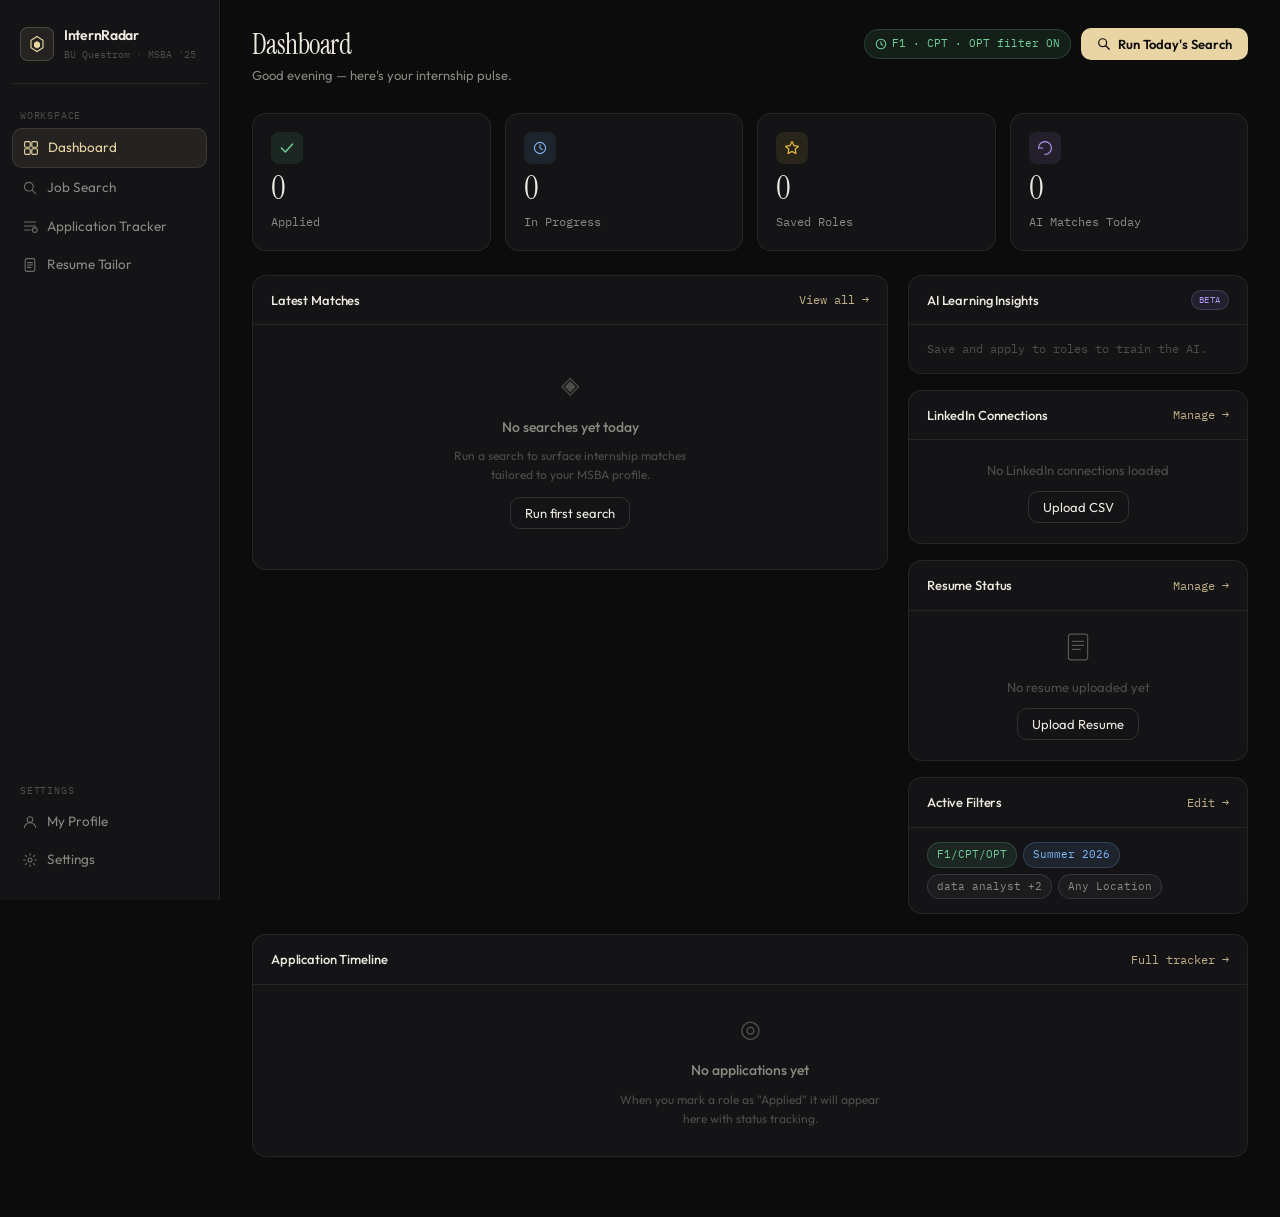
<file: index.html>
<!DOCTYPE html>
<html lang="en">
<head>
<meta charset="UTF-8">
<meta name="viewport" content="width=device-width, initial-scale=1.0">
<title>InternRadar — BU Questrom</title>
<link rel="preconnect" href="https://fonts.googleapis.com">
<link href="https://fonts.googleapis.com/css2?family=Instrument+Serif:ital@0;1&family=IBM+Plex+Mono:wght@400;500&family=Outfit:wght@300;400;500;600&display=swap" rel="stylesheet">
<link rel="stylesheet" href="css/app.css">
</head>
<body>
<div id="app">
  <!-- Sidebar Nav -->
  <nav class="sidebar" id="sidebar">
    <div class="sidebar-logo">
      <div class="logo-hex">
        <svg viewBox="0 0 24 24" width="18" height="18" fill="none"><path d="M12 2L20 7V17L12 22L4 17V7L12 2Z" stroke="currentColor" stroke-width="1.5"/><path d="M12 8L16 10.5V15.5L12 18L8 15.5V10.5L12 8Z" fill="currentColor"/></svg>
      </div>
      <div>
        <div class="logo-name">InternRadar</div>
        <div class="logo-sub">BU Questrom · MSBA '25</div>
      </div>
    </div>

    <div class="nav-section-label">Workspace</div>
    <a href="index.html" class="nav-item active" data-page="dashboard">
      <svg viewBox="0 0 20 20" width="16" height="16" fill="none"><rect x="2" y="2" width="7" height="7" rx="1.5" stroke="currentColor" stroke-width="1.4"/><rect x="11" y="2" width="7" height="7" rx="1.5" stroke="currentColor" stroke-width="1.4"/><rect x="2" y="11" width="7" height="7" rx="1.5" stroke="currentColor" stroke-width="1.4"/><rect x="11" y="11" width="7" height="7" rx="1.5" stroke="currentColor" stroke-width="1.4"/></svg>
      Dashboard
    </a>
    <a href="pages/search.html" class="nav-item" data-page="search">
      <svg viewBox="0 0 20 20" width="16" height="16" fill="none"><circle cx="8.5" cy="8.5" r="5.5" stroke="currentColor" stroke-width="1.4"/><path d="M13 13L17 17" stroke="currentColor" stroke-width="1.4" stroke-linecap="round"/></svg>
      Job Search
    </a>
    <a href="pages/tracker.html" class="nav-item" data-page="tracker">
      <svg viewBox="0 0 20 20" width="16" height="16" fill="none"><path d="M3 5h14M3 10h14M3 15h8" stroke="currentColor" stroke-width="1.4" stroke-linecap="round"/><circle cx="16" cy="15" r="3" stroke="currentColor" stroke-width="1.4"/></svg>
      Application Tracker
    </a>
    <a href="pages/resume.html" class="nav-item" data-page="resume">
      <svg viewBox="0 0 20 20" width="16" height="16" fill="none"><rect x="4" y="2" width="12" height="16" rx="2" stroke="currentColor" stroke-width="1.4"/><path d="M7 7h6M7 10h6M7 13h4" stroke="currentColor" stroke-width="1.4" stroke-linecap="round"/></svg>
      Resume Tailor
    </a>

    <div class="nav-section-label" style="margin-top:auto">Settings</div>
    <a href="pages/profile.html" class="nav-item" data-page="profile">
      <svg viewBox="0 0 20 20" width="16" height="16" fill="none"><circle cx="10" cy="7" r="3.5" stroke="currentColor" stroke-width="1.4"/><path d="M3 17c0-3.314 3.134-6 7-6s7 2.686 7 6" stroke="currentColor" stroke-width="1.4" stroke-linecap="round"/></svg>
      My Profile
    </a>
    <a href="pages/settings.html" class="nav-item" data-page="settings">
      <svg viewBox="0 0 20 20" width="16" height="16" fill="none"><circle cx="10" cy="10" r="2.5" stroke="currentColor" stroke-width="1.4"/><path d="M10 2v2M10 16v2M2 10h2M16 10h2M4.22 4.22l1.42 1.42M14.36 14.36l1.42 1.42M4.22 15.78l1.42-1.42M14.36 5.64l1.42-1.42" stroke="currentColor" stroke-width="1.4" stroke-linecap="round"/></svg>
      Settings
    </a>
  </nav>

  <!-- Main content -->
  <main class="main-content">
    <div class="topbar">
      <div>
        <h1 class="page-title">Dashboard</h1>
        <p class="page-sub" id="greeting-text">Good morning — here's your internship pulse.</p>
      </div>
      <div class="topbar-actions">
        <div class="visa-badge">
          <svg viewBox="0 0 14 14" width="12" height="12" fill="none"><circle cx="7" cy="7" r="5.5" stroke="currentColor" stroke-width="1.2"/><path d="M7 4v3l2 1.5" stroke="currentColor" stroke-width="1.2" stroke-linecap="round"/></svg>
          F1 · CPT · OPT filter ON
        </div>
        <button class="btn-primary" onclick="window.location='pages/search.html'">
          <svg viewBox="0 0 16 16" width="14" height="14" fill="none"><circle cx="6.5" cy="6.5" r="4.5" stroke="currentColor" stroke-width="1.4"/><path d="M10 10L14 14" stroke="currentColor" stroke-width="1.4" stroke-linecap="round"/></svg>
          Run Today's Search
        </button>
      </div>
    </div>

    <!-- Stats grid -->
    <div class="stats-grid" id="stats-grid">
      <div class="stat-card">
        <div class="stat-icon green">
          <svg viewBox="0 0 20 20" width="16" height="16" fill="none"><path d="M3 10l5 5L17 5" stroke="currentColor" stroke-width="1.8" stroke-linecap="round" stroke-linejoin="round"/></svg>
        </div>
        <div class="stat-value" id="stat-applied">0</div>
        <div class="stat-label">Applied</div>
      </div>
      <div class="stat-card">
        <div class="stat-icon blue">
          <svg viewBox="0 0 20 20" width="16" height="16" fill="none"><circle cx="10" cy="10" r="7" stroke="currentColor" stroke-width="1.4"/><path d="M10 6v4l3 2" stroke="currentColor" stroke-width="1.4" stroke-linecap="round"/></svg>
        </div>
        <div class="stat-value" id="stat-pending">0</div>
        <div class="stat-label">In Progress</div>
      </div>
      <div class="stat-card">
        <div class="stat-icon amber">
          <svg viewBox="0 0 20 20" width="16" height="16" fill="none"><path d="M10 2l2.4 5 5.6.8-4 3.9.9 5.3L10 14.5l-4.9 2.5.9-5.3L2 7.8l5.6-.8L10 2z" stroke="currentColor" stroke-width="1.4" stroke-linejoin="round"/></svg>
        </div>
        <div class="stat-value" id="stat-saved">0</div>
        <div class="stat-label">Saved Roles</div>
      </div>
      <div class="stat-card">
        <div class="stat-icon purple">
          <svg viewBox="0 0 20 20" width="16" height="16" fill="none"><path d="M2 10C2 5.58 5.58 2 10 2s8 3.58 8 8-3.58 8-8 8" stroke="currentColor" stroke-width="1.4" stroke-linecap="round"/><path d="M2 10h5" stroke="currentColor" stroke-width="1.4" stroke-linecap="round"/></svg>
        </div>
        <div class="stat-value" id="stat-matches">0</div>
        <div class="stat-label">AI Matches Today</div>
      </div>
    </div>

    <!-- Two column layout -->
    <div class="dashboard-grid">

      <!-- Recent jobs -->
      <div class="panel">
        <div class="panel-header">
          <span class="panel-title">Latest Matches</span>
          <a href="pages/search.html" class="panel-link">View all →</a>
        </div>
        <div id="recent-jobs">
          <div class="empty-state">
            <div class="empty-icon">◈</div>
            <div class="empty-title">No searches yet today</div>
            <div class="empty-desc">Run a search to surface internship matches tailored to your MSBA profile.</div>
            <button class="btn-secondary" onclick="window.location='pages/search.html'">Run first search</button>
          </div>
        </div>
      </div>

      <!-- Right column -->
      <div class="right-col">

        <!-- Learning insight -->
        <div class="panel" id="learning-panel">
          <div class="panel-header">
            <span class="panel-title">AI Learning Insights</span>
            <span class="badge-new">BETA</span>
          </div>
          <div id="learning-content">
            <div class="insight-placeholder">
              <div class="insight-bar" style="width:85%"><span>Data Analytics</span><span>85%</span></div>
              <div class="insight-bar" style="width:70%"><span>Business Intelligence</span><span>70%</span></div>
              <div class="insight-bar" style="width:55%"><span>Strategy / Ops</span><span>55%</span></div>
              <div class="insight-note">Apply to more roles to improve these preferences.</div>
            </div>
          </div>
        </div>

        <!-- LinkedIn connections -->
        <div class="panel">
          <div class="panel-header">
            <span class="panel-title">LinkedIn Connections</span>
            <a href="pages/profile.html#linkedin" class="panel-link">Manage →</a>
          </div>
          <div id="linkedin-widget">
            <div class="resume-empty">
              <svg viewBox="0 0 40 40" width="32" height="32" fill="none" style="margin-bottom:8px;opacity:0.3;color:var(--blue)"><rect x="4" y="4" width="32" height="32" rx="5" stroke="currentColor" stroke-width="1.5"/><path d="M13 17v11M13 12v1.5M20 28v-7c0-1.7 1.3-3 3-3s3 1.3 3 3v7M26 28v-7" stroke="currentColor" stroke-width="1.5" stroke-linecap="round"/></svg>
              <div style="font-size:13px;color:var(--text3)">No connections loaded yet</div>
              <button class="btn-secondary" style="margin-top:10px" onclick="window.location='pages/profile.html#linkedin'">Upload LinkedIn CSV</button>
            </div>
          </div>
        </div>

        <!-- Resume status -->
        <div class="panel">
          <div class="panel-header">
            <span class="panel-title">Resume Status</span>
            <a href="pages/resume.html" class="panel-link">Manage →</a>
          </div>
          <div id="resume-status-widget">
            <div class="resume-empty">
              <svg viewBox="0 0 40 40" width="32" height="32" fill="none" style="margin-bottom:8px;opacity:0.3"><rect x="8" y="4" width="24" height="32" rx="3" stroke="currentColor" stroke-width="1.5"/><path d="M13 13h14M13 18h14M13 23h10" stroke="currentColor" stroke-width="1.5" stroke-linecap="round"/></svg>
              <div style="font-size:13px;color:var(--text3)">No resume uploaded yet</div>
              <button class="btn-secondary" style="margin-top:10px" onclick="window.location='pages/resume.html'">Upload Resume</button>
            </div>
          </div>
        </div>

        <!-- Quick filters reminder -->
        <div class="panel filter-summary-panel">
          <div class="panel-header"><span class="panel-title">Active Filters</span><a href="pages/settings.html" class="panel-link">Edit →</a></div>
          <div class="filter-tags" id="filter-tags">
            <span class="ftag ftag-green">F1/CPT/OPT</span>
            <span class="ftag ftag-blue">Summer 2026</span>
            <span class="ftag" id="ftag-roles">All Roles</span>
            <span class="ftag" id="ftag-loc">Any Location</span>
          </div>
        </div>

      </div>
    </div>

    <!-- Application timeline -->
    <div class="panel" style="margin-top:20px">
      <div class="panel-header">
        <span class="panel-title">Application Timeline</span>
        <a href="pages/tracker.html" class="panel-link">Full tracker →</a>
      </div>
      <div id="timeline-empty" class="empty-state" style="padding:24px">
        <div class="empty-icon">◎</div>
        <div class="empty-title">No applications yet</div>
        <div class="empty-desc">When you mark a role as "Applied" it will appear here with status tracking.</div>
      </div>
      <div id="timeline-entries" style="display:none"></div>
    </div>

  </main>
</div>

<script src="js/storage.js"></script>
<script src="js/app.js"></script>
<script>
  initDashboard();
</script>
</body>
</html>
</file>
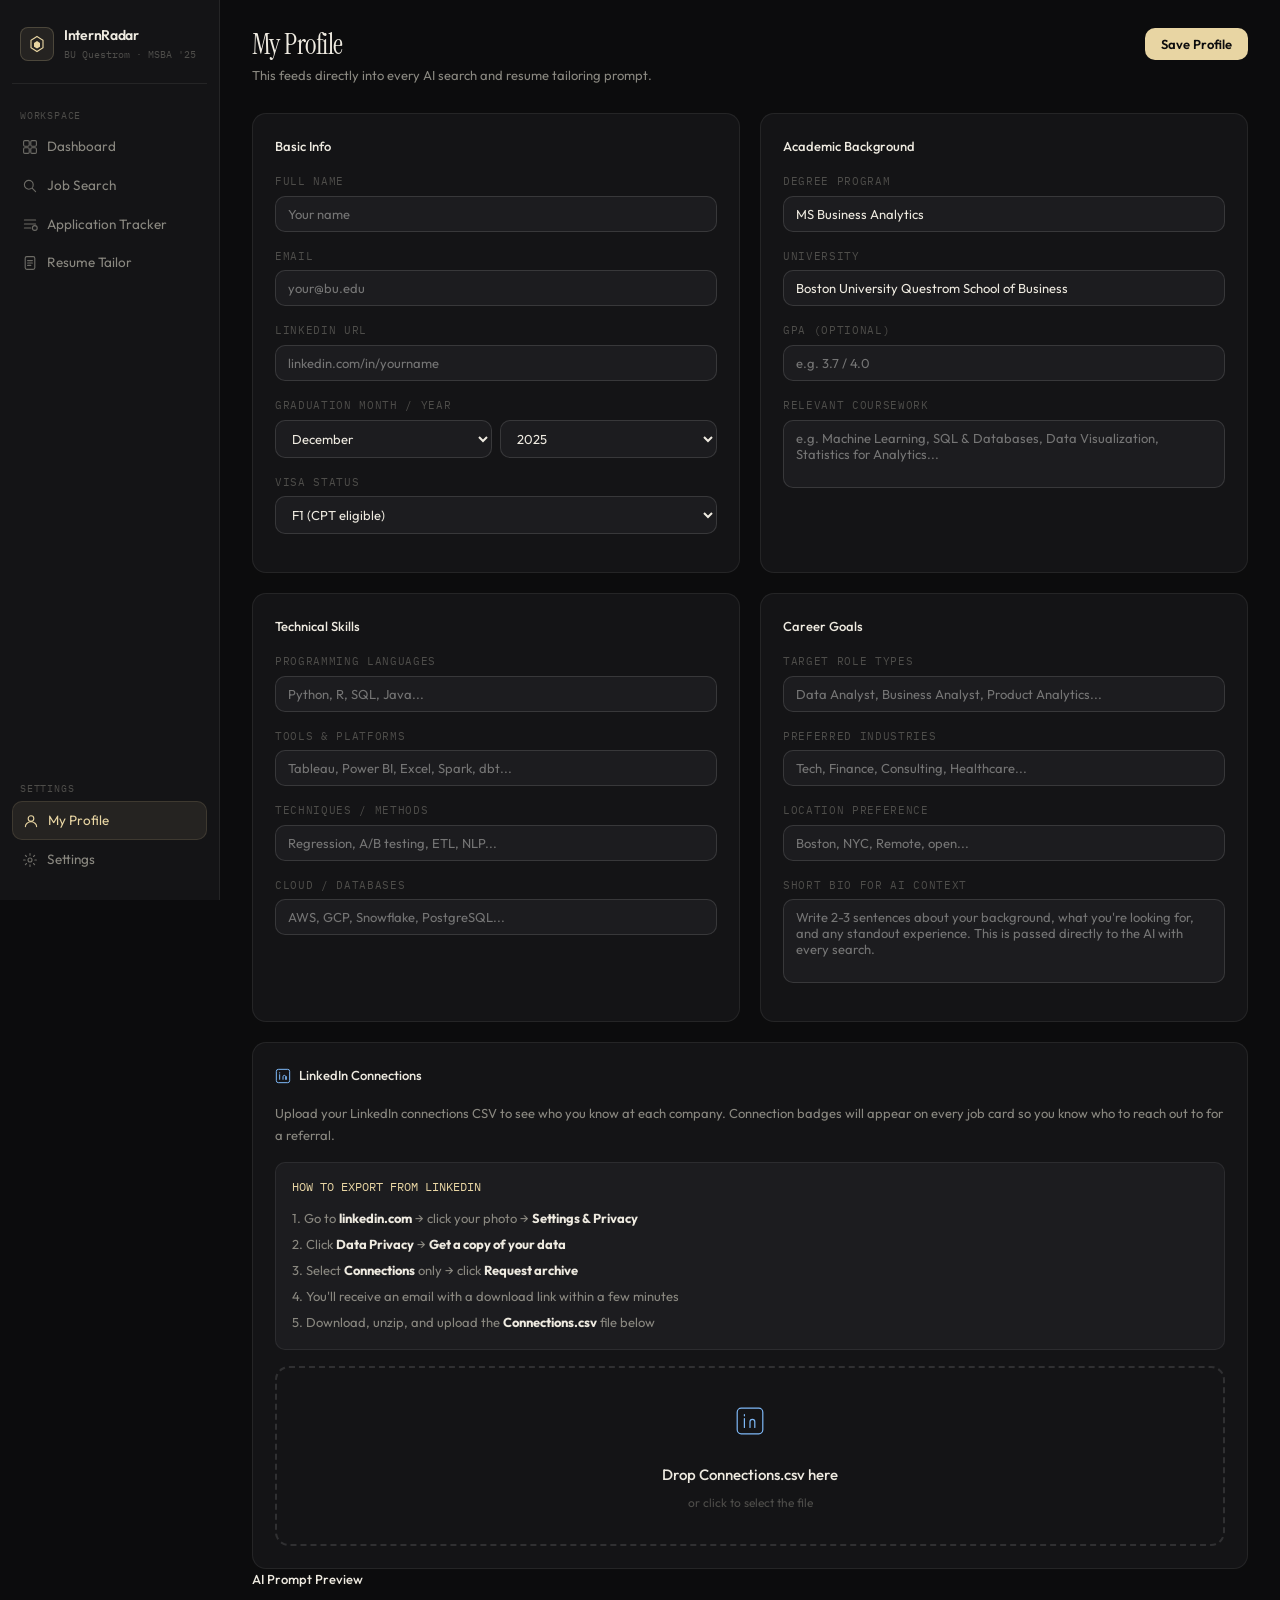
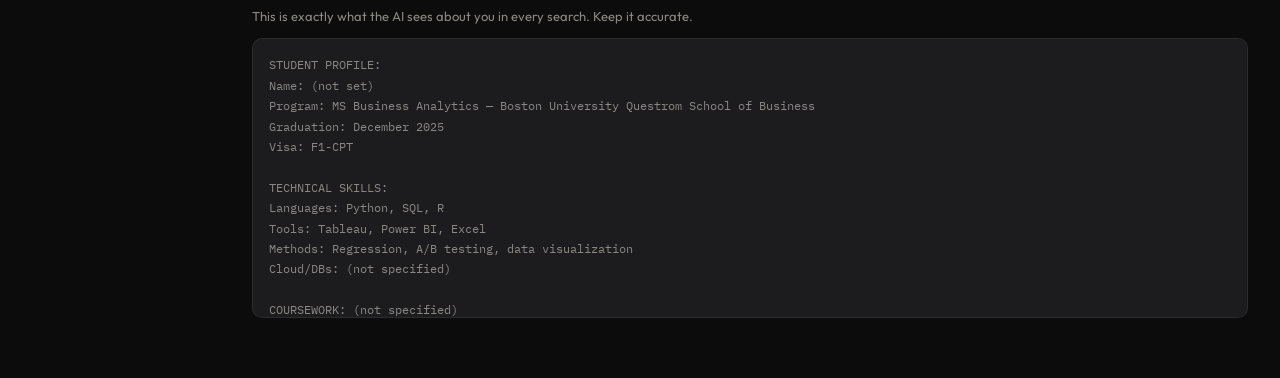
<file: pages/profile.html>
<!DOCTYPE html>
<html lang="en">
<head>
<meta charset="UTF-8">
<meta name="viewport" content="width=device-width, initial-scale=1.0">
<title>My Profile — InternRadar</title>
<link href="https://fonts.googleapis.com/css2?family=Instrument+Serif:ital@0;1&family=IBM+Plex+Mono:wght@400;500&family=Outfit:wght@300;400;500;600&display=swap" rel="stylesheet">
<link rel="stylesheet" href="../css/app.css">
</head>
<body>
<div id="app">
  <nav class="sidebar">
    <div class="sidebar-logo">
      <div class="logo-hex"><svg viewBox="0 0 24 24" width="18" height="18" fill="none"><path d="M12 2L20 7V17L12 22L4 17V7L12 2Z" stroke="currentColor" stroke-width="1.5"/><path d="M12 8L16 10.5V15.5L12 18L8 15.5V10.5L12 8Z" fill="currentColor"/></svg></div>
      <div><div class="logo-name">InternRadar</div><div class="logo-sub">BU Questrom · MSBA '25</div></div>
    </div>
    <div class="nav-section-label">Workspace</div>
    <a href="../index.html" class="nav-item"><svg viewBox="0 0 20 20" width="16" height="16" fill="none"><rect x="2" y="2" width="7" height="7" rx="1.5" stroke="currentColor" stroke-width="1.4"/><rect x="11" y="2" width="7" height="7" rx="1.5" stroke="currentColor" stroke-width="1.4"/><rect x="2" y="11" width="7" height="7" rx="1.5" stroke="currentColor" stroke-width="1.4"/><rect x="11" y="11" width="7" height="7" rx="1.5" stroke="currentColor" stroke-width="1.4"/></svg>Dashboard</a>
    <a href="search.html" class="nav-item"><svg viewBox="0 0 20 20" width="16" height="16" fill="none"><circle cx="8.5" cy="8.5" r="5.5" stroke="currentColor" stroke-width="1.4"/><path d="M13 13L17 17" stroke="currentColor" stroke-width="1.4" stroke-linecap="round"/></svg>Job Search</a>
    <a href="tracker.html" class="nav-item"><svg viewBox="0 0 20 20" width="16" height="16" fill="none"><path d="M3 5h14M3 10h14M3 15h8" stroke="currentColor" stroke-width="1.4" stroke-linecap="round"/><circle cx="16" cy="15" r="3" stroke="currentColor" stroke-width="1.4"/></svg>Application Tracker</a>
    <a href="resume.html" class="nav-item"><svg viewBox="0 0 20 20" width="16" height="16" fill="none"><rect x="4" y="2" width="12" height="16" rx="2" stroke="currentColor" stroke-width="1.4"/><path d="M7 7h6M7 10h6M7 13h4" stroke="currentColor" stroke-width="1.4" stroke-linecap="round"/></svg>Resume Tailor</a>
    <div class="nav-section-label" style="margin-top:auto">Settings</div>
    <a href="profile.html" class="nav-item active"><svg viewBox="0 0 20 20" width="16" height="16" fill="none"><circle cx="10" cy="7" r="3.5" stroke="currentColor" stroke-width="1.4"/><path d="M3 17c0-3.314 3.134-6 7-6s7 2.686 7 6" stroke="currentColor" stroke-width="1.4" stroke-linecap="round"/></svg>My Profile</a>
    <a href="settings.html" class="nav-item"><svg viewBox="0 0 20 20" width="16" height="16" fill="none"><circle cx="10" cy="10" r="2.5" stroke="currentColor" stroke-width="1.4"/><path d="M10 2v2M10 16v2M2 10h2M16 10h2M4.22 4.22l1.42 1.42M14.36 14.36l1.42 1.42M4.22 15.78l1.42-1.42M14.36 5.64l1.42-1.42" stroke="currentColor" stroke-width="1.4" stroke-linecap="round"/></svg>Settings</a>
  </nav>

  <main class="main-content">
    <div class="topbar">
      <div>
        <h1 class="page-title">My Profile</h1>
        <p class="page-sub">This feeds directly into every AI search and resume tailoring prompt.</p>
      </div>
      <button class="btn-primary" onclick="saveProfile()">Save Profile</button>
    </div>

    <div class="profile-grid">
      <div class="section-card">
        <div class="section-card-title">Basic Info</div>
        <div class="field-group"><div class="field-label">Full Name</div><input type="text" class="field-input" id="p-name" placeholder="Your name"></div>
        <div class="field-group"><div class="field-label">Email</div><input type="email" class="field-input" id="p-email" placeholder="your@bu.edu"></div>
        <div class="field-group"><div class="field-label">LinkedIn URL</div><input type="url" class="field-input" id="p-linkedin" placeholder="linkedin.com/in/yourname"></div>
        <div class="field-group">
          <div class="field-label">Graduation Month / Year</div>
          <div style="display:grid;grid-template-columns:1fr 1fr;gap:8px">
            <select class="field-select" id="p-grad-month">
              <option value="May">May</option><option value="August">August</option><option value="December" selected>December</option>
            </select>
            <select class="field-select" id="p-grad-year">
              <option value="2025" selected>2025</option><option value="2026">2026</option>
            </select>
          </div>
        </div>
        <div class="field-group">
          <div class="field-label">Visa Status</div>
          <select class="field-select" id="p-visa">
            <option value="F1-CPT">F1 (CPT eligible)</option>
            <option value="F1-OPT">F1 (OPT eligible)</option>
            <option value="F1-Both">F1 (CPT + OPT)</option>
            <option value="H1B">H1-B</option>
          </select>
        </div>
      </div>

      <div class="section-card">
        <div class="section-card-title">Academic Background</div>
        <div class="field-group"><div class="field-label">Degree Program</div><input type="text" class="field-input" id="p-degree" value="MS Business Analytics"></div>
        <div class="field-group"><div class="field-label">University</div><input type="text" class="field-input" id="p-university" value="Boston University Questrom School of Business"></div>
        <div class="field-group"><div class="field-label">GPA (optional)</div><input type="text" class="field-input" id="p-gpa" placeholder="e.g. 3.7 / 4.0"></div>
        <div class="field-group">
          <div class="field-label">Relevant Coursework</div>
          <textarea class="field-textarea" id="p-courses" rows="3" placeholder="e.g. Machine Learning, SQL & Databases, Data Visualization, Statistics for Analytics..."></textarea>
        </div>
      </div>

      <div class="section-card">
        <div class="section-card-title">Technical Skills</div>
        <div class="field-group">
          <div class="field-label">Programming Languages</div>
          <input type="text" class="field-input" id="p-langs" placeholder="Python, R, SQL, Java...">
        </div>
        <div class="field-group">
          <div class="field-label">Tools & Platforms</div>
          <input type="text" class="field-input" id="p-tools" placeholder="Tableau, Power BI, Excel, Spark, dbt...">
        </div>
        <div class="field-group">
          <div class="field-label">Techniques / Methods</div>
          <input type="text" class="field-input" id="p-methods" placeholder="Regression, A/B testing, ETL, NLP...">
        </div>
        <div class="field-group">
          <div class="field-label">Cloud / Databases</div>
          <input type="text" class="field-input" id="p-cloud" placeholder="AWS, GCP, Snowflake, PostgreSQL...">
        </div>
      </div>

      <div class="section-card">
        <div class="section-card-title">Career Goals</div>
        <div class="field-group">
          <div class="field-label">Target Role Types</div>
          <input type="text" class="field-input" id="p-roles" placeholder="Data Analyst, Business Analyst, Product Analytics...">
        </div>
        <div class="field-group">
          <div class="field-label">Preferred Industries</div>
          <input type="text" class="field-input" id="p-industries" placeholder="Tech, Finance, Consulting, Healthcare...">
        </div>
        <div class="field-group">
          <div class="field-label">Location Preference</div>
          <input type="text" class="field-input" id="p-locations" placeholder="Boston, NYC, Remote, open...">
        </div>
        <div class="field-group">
          <div class="field-label">Short Bio for AI Context</div>
          <textarea class="field-textarea" id="p-bio" rows="4" placeholder="Write 2-3 sentences about your background, what you're looking for, and any standout experience. This is passed directly to the AI with every search."></textarea>
        </div>
      </div>
    </div>

    <!-- LinkedIn Connections Upload -->
    <div class="section-card" style="margin-top:20px;grid-column:1/-1" id="linkedin">
      <div class="section-card-title">
        <svg viewBox="0 0 24 24" width="16" height="16" fill="none" style="color:var(--blue)"><rect x="2" y="2" width="20" height="20" rx="3" stroke="currentColor" stroke-width="1.5"/><path d="M7 10v7M7 7v.5M12 17v-4c0-1.1.9-2 2-2s2 .9 2 2v4M17 17v-4" stroke="currentColor" stroke-width="1.5" stroke-linecap="round"/></svg>
        LinkedIn Connections
        <span id="li-status-badge" style="font-size:10px;font-family:var(--font-mono);padding:2px 8px;border-radius:10px;margin-left:6px"></span>
      </div>

      <p style="font-size:13px;color:var(--text2);margin-bottom:16px;line-height:1.7">
        Upload your LinkedIn connections CSV to see who you know at each company. Connection badges will appear on every job card so you know who to reach out to for a referral.
      </p>

      <div style="background:var(--surface2);border:1px solid var(--border);border-radius:var(--radius);padding:14px 16px;margin-bottom:16px">
        <div style="font-size:12px;font-family:var(--font-mono);color:var(--accent);margin-bottom:8px">HOW TO EXPORT FROM LINKEDIN</div>
        <div style="font-size:13px;color:var(--text2);line-height:2">
          1. Go to <strong style="color:var(--text)">linkedin.com</strong> → click your photo → <strong style="color:var(--text)">Settings & Privacy</strong><br>
          2. Click <strong style="color:var(--text)">Data Privacy</strong> → <strong style="color:var(--text)">Get a copy of your data</strong><br>
          3. Select <strong style="color:var(--text)">Connections</strong> only → click <strong style="color:var(--text)">Request archive</strong><br>
          4. You'll receive an email with a download link within a few minutes<br>
          5. Download, unzip, and upload the <strong style="color:var(--text)">Connections.csv</strong> file below
        </div>
      </div>

      <div id="li-upload-zone">
        <div class="drop-zone" id="li-drop-zone" onclick="document.getElementById('li-file').click()" style="padding:32px">
          <div class="drop-zone-icon">
            <svg viewBox="0 0 40 40" width="32" height="32" fill="none" style="color:var(--blue)"><rect x="4" y="4" width="32" height="32" rx="5" stroke="currentColor" stroke-width="1.5"/><path d="M13 17v11M13 12v1.5M20 28v-7c0-1.7 1.3-3 3-3s3 1.3 3 3v7M26 28v-7" stroke="currentColor" stroke-width="1.5" stroke-linecap="round"/></svg>
          </div>
          <div class="drop-zone-title">Drop Connections.csv here</div>
          <div class="drop-zone-sub">or click to select the file</div>
        </div>
        <input type="file" id="li-file" accept=".csv" style="display:none" onchange="handleLinkedInUpload(event)">
      </div>

      <div id="li-loaded-state" style="display:none">
        <div class="resume-uploaded-card" style="background:var(--blue-bg);border-color:rgba(126,184,247,0.2)">
          <svg viewBox="0 0 24 24" width="28" height="28" fill="none" style="color:var(--blue)"><rect x="2" y="2" width="20" height="20" rx="3" stroke="currentColor" stroke-width="1.5"/><path d="M7 10v7M7 7v.5M12 17v-4c0-1.1.9-2 2-2s2 .9 2 2v4M17 17v-4" stroke="currentColor" stroke-width="1.5" stroke-linecap="round"/></svg>
          <div>
            <div class="resume-file-name" style="color:var(--blue)" id="li-loaded-count"></div>
            <div class="resume-file-size" id="li-loaded-meta"></div>
          </div>
        </div>
        <div style="display:flex;gap:8px;margin-top:12px">
          <button class="btn-ghost" onclick="previewConnections()">Preview connections</button>
          <button class="btn-secondary" onclick="replaceConnections()">Replace CSV</button>
          <button class="btn-secondary" style="color:var(--red);border-color:rgba(244,124,124,0.3)" onclick="clearConnections()">Remove</button>
        </div>
      </div>

      <div id="li-error" style="display:none;margin-top:10px;font-size:12px;color:var(--red);font-family:var(--font-mono)"></div>
    </div>
      <div class="section-card-title">AI Prompt Preview</div>
      <p style="font-size:13px;color:var(--text2);margin-bottom:12px">This is exactly what the AI sees about you in every search. Keep it accurate.</p>
      <pre id="prompt-preview" style="background:var(--surface2);border:1px solid var(--border);border-radius:var(--radius);padding:16px;font-size:12px;font-family:var(--font-mono);color:var(--text2);line-height:1.7;white-space:pre-wrap;max-height:280px;overflow-y:auto"></pre>
    </div>
  </main>
</div>

<script src="../js/storage.js"></script>
<script src="../js/app.js"></script>
<script>
const PROFILE_KEY = 'ir_profile';

function loadProfile() {
  const p = JSON.parse(localStorage.getItem(PROFILE_KEY) || '{}');
  ['name','email','linkedin','gpa','degree','university','courses','langs','tools','methods','cloud','roles','industries','locations','bio'].forEach(k => {
    if (el('p-'+k) && p[k]) el('p-'+k).value = p[k];
  });
  if (p.gradMonth) el('p-grad-month').value = p.gradMonth;
  if (p.gradYear)  el('p-grad-year').value  = p.gradYear;
  if (p.visa)      el('p-visa').value        = p.visa;
  updatePreview();
}

function getProfileData() {
  return {
    name:       el('p-name').value,
    email:      el('p-email').value,
    linkedin:   el('p-linkedin').value,
    gradMonth:  el('p-grad-month').value,
    gradYear:   el('p-grad-year').value,
    visa:       el('p-visa').value,
    gpa:        el('p-gpa').value,
    degree:     el('p-degree').value,
    university: el('p-university').value,
    courses:    el('p-courses').value,
    langs:      el('p-langs').value,
    tools:      el('p-tools').value,
    methods:    el('p-methods').value,
    cloud:      el('p-cloud').value,
    roles:      el('p-roles').value,
    industries: el('p-industries').value,
    locations:  el('p-locations').value,
    bio:        el('p-bio').value,
  };
}

function saveProfile() {
  const p = getProfileData();
  localStorage.setItem(PROFILE_KEY, JSON.stringify(p));
  updatePreview();
  const btn = event.target;
  btn.textContent = '✓ Saved!';
  setTimeout(() => btn.textContent = 'Save Profile', 1500);
}

function updatePreview() {
  const p = getProfileData();
  const preview = `STUDENT PROFILE:
Name: ${p.name || '(not set)'}
Program: ${p.degree} — ${p.university}
Graduation: ${p.gradMonth} ${p.gradYear}
Visa: ${p.visa}${p.gpa ? ' | GPA: ' + p.gpa : ''}

TECHNICAL SKILLS:
Languages: ${p.langs || 'Python, SQL, R'}
Tools: ${p.tools || 'Tableau, Power BI, Excel'}
Methods: ${p.methods || 'Regression, A/B testing, data visualization'}
Cloud/DBs: ${p.cloud || '(not specified)'}

COURSEWORK: ${p.courses || '(not specified)'}

TARGET:
Roles: ${p.roles || 'Data/Business Analyst'}
Industries: ${p.industries || 'Any'}
Location: ${p.locations || 'Any'}

BIO: ${p.bio || '(not set)'}`;
  if (el('prompt-preview')) el('prompt-preview').textContent = preview;
}

// Live preview update
document.querySelectorAll('input,select,textarea').forEach(inp => inp.addEventListener('input', updatePreview));

// ---- LinkedIn connections ----
function initLinkedIn() {
  const stats = Store.getConnectionStats();
  if (stats.total > 0) showLinkedInLoaded(stats);

  const dz = el('li-drop-zone');
  if (dz) {
    dz.addEventListener('dragover', e => { e.preventDefault(); dz.classList.add('drag-over'); });
    dz.addEventListener('dragleave', () => dz.classList.remove('drag-over'));
    dz.addEventListener('drop', e => {
      e.preventDefault(); dz.classList.remove('drag-over');
      const file = e.dataTransfer.files[0];
      if (file) processLinkedInFile(file);
    });
  }
}

function handleLinkedInUpload(event) {
  const file = event.target.files[0];
  if (file) processLinkedInFile(file);
}

function processLinkedInFile(file) {
  if (!file.name.toLowerCase().endsWith('.csv')) {
    showLinkedInError('Please upload a .csv file (the Connections.csv from your LinkedIn export).');
    return;
  }
  const reader = new FileReader();
  reader.onload = (e) => {
    try {
      const connections = Store.parseLinkedInCSV(e.target.result);
      if (connections.length === 0) {
        showLinkedInError('No connections found in this file. Make sure you uploaded Connections.csv from your LinkedIn data export.');
        return;
      }
      Store.setConnections(connections);
      const stats = Store.getConnectionStats();
      showLinkedInLoaded(stats);
      el('li-error').style.display = 'none';
    } catch(err) {
      showLinkedInError('Failed to parse CSV: ' + err.message);
    }
  };
  reader.readAsText(file);
}

function showLinkedInLoaded(stats) {
  el('li-upload-zone').style.display = 'none';
  el('li-loaded-state').style.display = 'block';
  el('li-loaded-count').textContent = `${stats.total.toLocaleString()} connections loaded`;
  el('li-loaded-meta').textContent = `${stats.companies.toLocaleString()} unique companies · Badges active on all job cards`;
  el('li-status-badge').textContent = '● Active';
  el('li-status-badge').style.cssText = 'background:var(--blue-bg);color:var(--blue);font-size:10px;font-family:var(--font-mono);padding:2px 8px;border-radius:10px;margin-left:6px';
}

function showLinkedInError(msg) {
  el('li-error').textContent = '⚠ ' + msg;
  el('li-error').style.display = 'block';
}

function replaceConnections() {
  el('li-loaded-state').style.display = 'none';
  el('li-upload-zone').style.display = 'block';
}

function clearConnections() {
  if (!confirm('Remove all LinkedIn connection data?')) return;
  Store.clearConnections();
  el('li-loaded-state').style.display = 'none';
  el('li-upload-zone').style.display = 'block';
  el('li-status-badge').textContent = '';
}

function previewConnections() {
  const connections = Store.getConnections().slice(0, 20);
  const text = connections.map(c => `${c.firstName} ${c.lastName} — ${c.position} at ${c.company}`).join('\n');
  alert(`First 20 connections:\n\n${text}\n\n...and ${Math.max(0, Store.getConnections().length - 20)} more`);
}

loadProfile();
initLinkedIn();
</script>
</body>
</html>
</file>
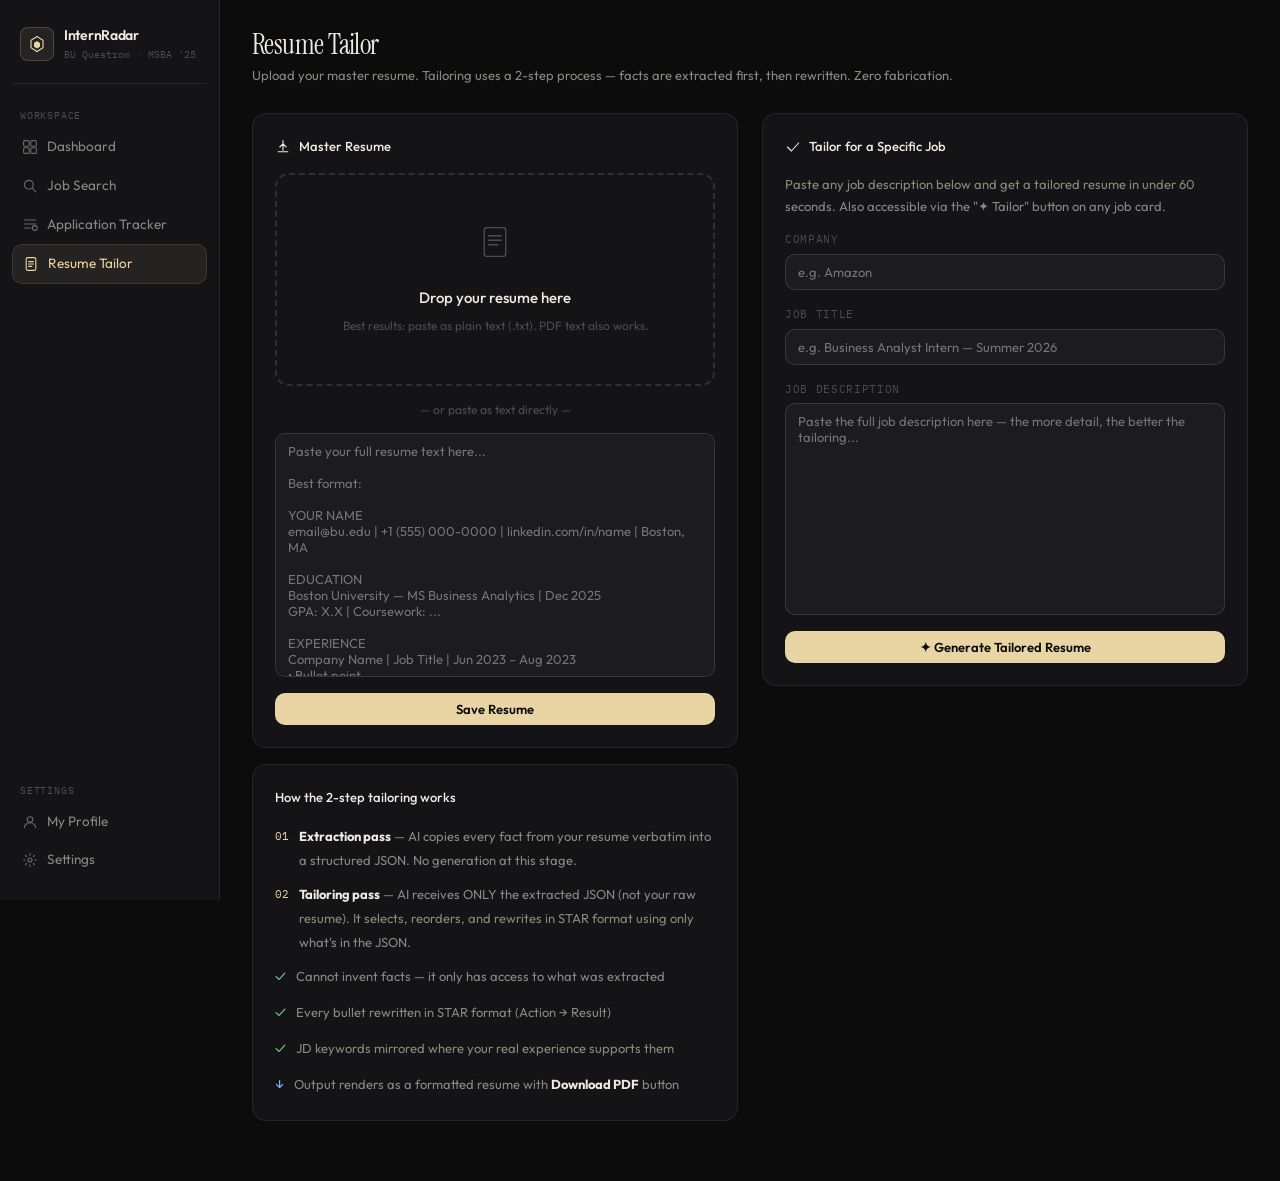
<file: pages/resume.html>
<!DOCTYPE html>
<html lang="en">
<head>
<meta charset="UTF-8">
<meta name="viewport" content="width=device-width, initial-scale=1.0">
<title>Resume Tailor — InternRadar</title>
<link href="https://fonts.googleapis.com/css2?family=Instrument+Serif:ital@0;1&family=IBM+Plex+Mono:wght@400;500&family=Outfit:wght@300;400;500;600&display=swap" rel="stylesheet">
<link rel="stylesheet" href="../css/app.css">
</head>
<body>
<div id="app">
  <nav class="sidebar">
    <div class="sidebar-logo">
      <div class="logo-hex"><svg viewBox="0 0 24 24" width="18" height="18" fill="none"><path d="M12 2L20 7V17L12 22L4 17V7L12 2Z" stroke="currentColor" stroke-width="1.5"/><path d="M12 8L16 10.5V15.5L12 18L8 15.5V10.5L12 8Z" fill="currentColor"/></svg></div>
      <div><div class="logo-name">InternRadar</div><div class="logo-sub">BU Questrom · MSBA '25</div></div>
    </div>
    <div class="nav-section-label">Workspace</div>
    <a href="../index.html" class="nav-item"><svg viewBox="0 0 20 20" width="16" height="16" fill="none"><rect x="2" y="2" width="7" height="7" rx="1.5" stroke="currentColor" stroke-width="1.4"/><rect x="11" y="2" width="7" height="7" rx="1.5" stroke="currentColor" stroke-width="1.4"/><rect x="2" y="11" width="7" height="7" rx="1.5" stroke="currentColor" stroke-width="1.4"/><rect x="11" y="11" width="7" height="7" rx="1.5" stroke="currentColor" stroke-width="1.4"/></svg>Dashboard</a>
    <a href="search.html" class="nav-item"><svg viewBox="0 0 20 20" width="16" height="16" fill="none"><circle cx="8.5" cy="8.5" r="5.5" stroke="currentColor" stroke-width="1.4"/><path d="M13 13L17 17" stroke="currentColor" stroke-width="1.4" stroke-linecap="round"/></svg>Job Search</a>
    <a href="tracker.html" class="nav-item"><svg viewBox="0 0 20 20" width="16" height="16" fill="none"><path d="M3 5h14M3 10h14M3 15h8" stroke="currentColor" stroke-width="1.4" stroke-linecap="round"/><circle cx="16" cy="15" r="3" stroke="currentColor" stroke-width="1.4"/></svg>Application Tracker</a>
    <a href="resume.html" class="nav-item active"><svg viewBox="0 0 20 20" width="16" height="16" fill="none"><rect x="4" y="2" width="12" height="16" rx="2" stroke="currentColor" stroke-width="1.4"/><path d="M7 7h6M7 10h6M7 13h4" stroke="currentColor" stroke-width="1.4" stroke-linecap="round"/></svg>Resume Tailor</a>
    <div class="nav-section-label" style="margin-top:auto">Settings</div>
    <a href="profile.html" class="nav-item"><svg viewBox="0 0 20 20" width="16" height="16" fill="none"><circle cx="10" cy="7" r="3.5" stroke="currentColor" stroke-width="1.4"/><path d="M3 17c0-3.314 3.134-6 7-6s7 2.686 7 6" stroke="currentColor" stroke-width="1.4" stroke-linecap="round"/></svg>My Profile</a>
    <a href="settings.html" class="nav-item"><svg viewBox="0 0 20 20" width="16" height="16" fill="none"><circle cx="10" cy="10" r="2.5" stroke="currentColor" stroke-width="1.4"/><path d="M10 2v2M10 16v2M2 10h2M16 10h2M4.22 4.22l1.42 1.42M14.36 14.36l1.42 1.42M4.22 15.78l1.42-1.42M14.36 5.64l1.42-1.42" stroke="currentColor" stroke-width="1.4" stroke-linecap="round"/></svg>Settings</a>
  </nav>

  <main class="main-content">
    <div class="topbar">
      <div>
        <h1 class="page-title">Resume Tailor</h1>
        <p class="page-sub">Upload your master resume. Tailoring uses a 2-step process — facts are extracted first, then rewritten. Zero fabrication.</p>
      </div>
    </div>

    <div style="display:grid;grid-template-columns:1fr 1fr;gap:24px;align-items:start">

      <!-- Left: Upload -->
      <div>
        <div class="section-card">
          <div class="section-card-title">
            <svg viewBox="0 0 20 20" width="16" height="16" fill="none"><path d="M10 2v12M6 10l4-4 4 4" stroke="currentColor" stroke-width="1.4" stroke-linecap="round" stroke-linejoin="round"/><path d="M4 16h12" stroke="currentColor" stroke-width="1.4" stroke-linecap="round"/></svg>
            Master Resume
          </div>

          <div id="upload-zone">
            <div class="drop-zone" id="drop-zone" onclick="document.getElementById('resume-file').click()">
              <div class="drop-zone-icon">
                <svg viewBox="0 0 40 40" width="36" height="36" fill="none"><rect x="8" y="4" width="24" height="32" rx="3" stroke="currentColor" stroke-width="1.5"/><path d="M13 13h14M13 18h14M13 23h10" stroke="currentColor" stroke-width="1.5" stroke-linecap="round"/></svg>
              </div>
              <div class="drop-zone-title">Drop your resume here</div>
              <div class="drop-zone-sub">Best results: paste as plain text (.txt). PDF text also works.</div>
            </div>
            <input type="file" id="resume-file" accept=".txt,.pdf,.doc,.docx" style="display:none" onchange="handleFileUpload(event)">

            <div style="text-align:center;margin:14px 0;font-size:12px;color:var(--text3)">— or paste as text directly —</div>

            <textarea class="field-textarea" id="resume-paste" rows="14"
              placeholder="Paste your full resume text here...&#10;&#10;Best format:&#10;&#10;YOUR NAME&#10;email@bu.edu | +1 (555) 000-0000 | linkedin.com/in/name | Boston, MA&#10;&#10;EDUCATION&#10;Boston University — MS Business Analytics | Dec 2025&#10;GPA: X.X | Coursework: ...&#10;&#10;EXPERIENCE&#10;Company Name | Job Title | Jun 2023 – Aug 2023&#10;• Bullet point...&#10;&#10;PROJECTS&#10;Project Name | Python, SQL&#10;• Bullet point...&#10;&#10;SKILLS&#10;Python, SQL, R, Tableau..."></textarea>
            <button class="btn-primary" style="width:100%;justify-content:center;margin-top:10px" onclick="saveResumeFromPaste()">
              Save Resume
            </button>
          </div>

          <div id="resume-saved" style="display:none">
            <div class="resume-uploaded-card">
              <svg viewBox="0 0 24 24" width="28" height="28" fill="none"><rect x="5" y="2" width="14" height="20" rx="2" stroke="currentColor" stroke-width="1.5"/><path d="M8 8h8M8 12h8M8 16h5" stroke="currentColor" stroke-width="1.5" stroke-linecap="round"/></svg>
              <div>
                <div class="resume-file-name" id="resume-saved-name"></div>
                <div class="resume-file-size" id="resume-saved-meta"></div>
              </div>
            </div>
            <div style="display:flex;gap:8px;margin-top:12px">
              <button class="btn-ghost" onclick="previewResume()">Preview</button>
              <button class="btn-secondary" onclick="replaceResume()">Replace</button>
            </div>
          </div>
        </div>

        <!-- How it works -->
        <div class="section-card" style="margin-top:16px">
          <div class="section-card-title">How the 2-step tailoring works</div>
          <div style="font-size:13px;color:var(--text2);line-height:1.85">
            <div style="display:flex;gap:10px;margin-bottom:10px">
              <span style="color:var(--accent);font-family:var(--font-mono);font-size:11px;flex-shrink:0;margin-top:2px">01</span>
              <span><strong style="color:var(--text)">Extraction pass</strong> — AI copies every fact from your resume verbatim into a structured JSON. No generation at this stage.</span>
            </div>
            <div style="display:flex;gap:10px;margin-bottom:10px">
              <span style="color:var(--accent);font-family:var(--font-mono);font-size:11px;flex-shrink:0;margin-top:2px">02</span>
              <span><strong style="color:var(--text)">Tailoring pass</strong> — AI receives ONLY the extracted JSON (not your raw resume). It selects, reorders, and rewrites in STAR format using only what's in the JSON.</span>
            </div>
            <div style="display:flex;gap:10px;margin-bottom:10px">
              <span style="color:var(--green);font-size:14px;flex-shrink:0">✓</span>
              <span>Cannot invent facts — it only has access to what was extracted</span>
            </div>
            <div style="display:flex;gap:10px;margin-bottom:10px">
              <span style="color:var(--green);font-size:14px;flex-shrink:0">✓</span>
              <span>Every bullet rewritten in STAR format (Action → Result)</span>
            </div>
            <div style="display:flex;gap:10px;margin-bottom:10px">
              <span style="color:var(--green);font-size:14px;flex-shrink:0">✓</span>
              <span>JD keywords mirrored where your real experience supports them</span>
            </div>
            <div style="display:flex;gap:10px">
              <span style="color:var(--blue);font-size:14px;flex-shrink:0">↓</span>
              <span>Output renders as a formatted resume with <strong style="color:var(--text)">Download PDF</strong> button</span>
            </div>
          </div>
        </div>
      </div>

      <!-- Right: Custom tailor -->
      <div>
        <div class="section-card">
          <div class="section-card-title">
            <svg viewBox="0 0 20 20" width="16" height="16" fill="none"><path d="M3 10l5 5L17 5" stroke="currentColor" stroke-width="1.4" stroke-linecap="round" stroke-linejoin="round"/></svg>
            Tailor for a Specific Job
          </div>
          <p style="font-size:13px;color:var(--text2);margin-bottom:14px;line-height:1.7">Paste any job description below and get a tailored resume in under 60 seconds. Also accessible via the "✦ Tailor" button on any job card.</p>

          <div class="field-group">
            <div class="field-label">Company</div>
            <input type="text" class="field-input" id="custom-company" placeholder="e.g. Amazon">
          </div>
          <div class="field-group">
            <div class="field-label">Job Title</div>
            <input type="text" class="field-input" id="custom-title" placeholder="e.g. Business Analyst Intern — Summer 2026">
          </div>
          <div class="field-group">
            <div class="field-label">Job Description</div>
            <textarea class="field-textarea" id="custom-jd" rows="12" placeholder="Paste the full job description here — the more detail, the better the tailoring..."></textarea>
          </div>
          <button class="btn-primary" style="width:100%;justify-content:center" id="tailor-custom-btn" onclick="tailorCustom()">
            ✦ Generate Tailored Resume
          </button>
        </div>
      </div>
    </div>

    <!-- Output — full width -->
    <div id="custom-tailor-result" style="margin-top:24px;display:none">
      <div class="section-card">
        <div style="display:flex;align-items:center;justify-content:space-between;padding-bottom:14px;border-bottom:1px solid var(--border);margin-bottom:16px">
          <div>
            <div class="panel-title" id="tailor-result-title">Tailored Resume</div>
            <div style="font-size:11px;font-family:var(--font-mono);color:var(--text3);margin-top:3px">Generated from your uploaded resume only — no added content</div>
          </div>
          <div style="display:flex;gap:8px">
            <button class="btn-ghost" style="font-size:12px" onclick="copyCustomText()">Copy plain text</button>
            <button class="btn-secondary" style="font-size:12px" onclick="downloadCustomPDF()">
              <svg viewBox="0 0 16 16" width="12" height="12" fill="none"><path d="M3 12h10M8 2v8M5 7l3 3 3-3" stroke="currentColor" stroke-width="1.4" stroke-linecap="round" stroke-linejoin="round"/></svg>
              Download PDF
            </button>
          </div>
        </div>

        <div id="custom-loading" style="display:none;text-align:center;padding:40px">
          <div class="spinner" style="margin:0 auto 14px"></div>
          <div class="loading-msg" id="custom-step-label">Step 1 of 2 — Extracting facts from your resume...</div>
          <div class="loading-ticker" id="custom-ticker"></div>
        </div>

        <div id="custom-resume-render" style="background:#fff;color:#111;padding:32px 36px;border-radius:8px;border:1px solid #ddd;display:none"></div>
      </div>
    </div>
  </main>
</div>

<!-- Preview modal -->
<div class="modal-backdrop" id="preview-modal">
  <div class="modal" style="max-width:700px">
    <button class="modal-close" onclick="el('preview-modal').classList.remove('show')">✕</button>
    <div class="modal-title">Resume Preview</div>
    <div style="margin-top:16px"><pre class="tailored-resume-output" id="preview-text"></pre></div>
  </div>
</div>

<script src="../js/storage.js"></script>
<script src="../js/app.js"></script>
<script>
// ── UPLOAD ───────────────────────────────────────────────────────────────────
function initResumePage() {
  const resume = Store.getResume();
  if (resume) showSavedState(resume);

  const dz = el('drop-zone');
  dz.addEventListener('dragover', e => { e.preventDefault(); dz.classList.add('drag-over'); });
  dz.addEventListener('dragleave', () => dz.classList.remove('drag-over'));
  dz.addEventListener('drop', e => {
    e.preventDefault(); dz.classList.remove('drag-over');
    if (e.dataTransfer.files[0]) processFile(e.dataTransfer.files[0]);
  });
}

function handleFileUpload(e) { if (e.target.files[0]) processFile(e.target.files[0]); }

function processFile(file) {
  const reader = new FileReader();
  reader.onload = (e) => saveResume(e.target.result, file.name);
  reader.readAsText(file);
}

function saveResumeFromPaste() {
  const text = el('resume-paste').value.trim();
  if (!text || text.length < 100) { alert('Please paste your full resume text (at least a few lines).'); return; }
  saveResume(text, 'Pasted Resume');
}

function saveResume(text, name) {
  const obj = { text, name, wordCount: text.split(/\s+/).length, uploadedAt: new Date().toISOString() };
  Store.setResume(obj); // Also clears cached parsed facts
  showSavedState(obj);
  showToast('Resume saved — parsed facts cache cleared','green');
}

function showSavedState(resume) {
  el('upload-zone').style.display='none';
  el('resume-saved').style.display='block';
  el('resume-saved-name').textContent=resume.name;
  el('resume-saved-meta').textContent=`${resume.wordCount} words · Saved ${fmt(resume.uploadedAt)}`;
}

function replaceResume() {
  el('resume-paste').value = Store.getResume()?.text || '';
  el('upload-zone').style.display='block';
  el('resume-saved').style.display='none';
}

function previewResume() {
  const resume = Store.getResume();
  if (!resume) return;
  el('preview-text').textContent=resume.text;
  el('preview-modal').classList.add('show');
}

// ── CUSTOM TAILOR ─────────────────────────────────────────────────────────────
let _customData=null, _customJob=null, _customText='';

async function tailorCustom() {
  const resume = Store.getResume();
  if (!resume) { alert('Upload your master resume first.'); return; }
  if (!Store.getApiKey()) { alert('API key missing — go to Settings.'); return; }

  const company = el('custom-company').value.trim();
  const title   = el('custom-title').value.trim();
  const jd      = el('custom-jd').value.trim();

  if (!jd || jd.length < 60) { alert('Please paste the full job description.'); return; }

  const job = { company, title, skills:[], summary:jd };

  el('custom-tailor-result').style.display='block';
  el('custom-loading').style.display='block';
  el('custom-resume-render').style.display='none';
  el('tailor-result-title').textContent=`${title||'Tailored Resume'}${company?' — '+company:''}`;
  el('tailor-custom-btn').disabled=true;
  _customJob=job;

  if (el('custom-step-label')) el('custom-step-label').textContent='Step 1 of 2 — Extracting facts from your resume...';

  const ticker = startTicker('custom-ticker',[
    'Reading every line of your resume...',
    'Copying facts verbatim — no invention...',
    'Step 2 — Selecting relevant experience...',
    'Rewriting bullets in STAR format...',
    'Removing irrelevant sections...',
    'Mirroring JD keywords where applicable...',
  ]);

  runTailor(resume, job, jd,
    (data) => {
      clearInterval(ticker);
      _customData=data; _customText=renderResumeText(data);
      el('custom-loading').style.display='none';
      el('custom-resume-render').innerHTML=renderResumeHTML(data, job);
      el('custom-resume-render').style.display='block';
      el('tailor-custom-btn').disabled=false;
    },
    (err) => {
      clearInterval(ticker);
      el('custom-tailor-result').style.display='none';
      el('tailor-custom-btn').disabled=false;
      alert('Tailoring failed: '+err.message);
    }
  ).catch(err => {
    clearInterval(ticker);
    el('custom-tailor-result').style.display='none';
    el('tailor-custom-btn').disabled=false;
    alert('Tailoring failed: '+err.message);
  });
}

function copyCustomText() {
  navigator.clipboard.writeText(_customText||'').then(()=>showToast('Copied to clipboard','blue'));
}

function downloadCustomPDF() {
  const content = el('custom-resume-render');
  if (!content||content.style.display==='none') { alert('Generate a resume first.'); return; }
  const name = ((_customData?.name||'Resume')+'_'+(_customJob?.company||'Role')).replace(/\s+/g,'_');
  const win = window.open('','_blank','width=860,height=1100');
  win.document.write(`<!DOCTYPE html><html><head><title>${name}</title>
    <style>
      @page{margin:.65in .7in;size:letter}
      body{font-family:Arial,sans-serif;font-size:10.5pt;color:#111;margin:0}
      strong{font-weight:700}
    </style>
  </head><body>${content.innerHTML}</body></html>`);
  win.document.close(); win.focus();
  setTimeout(()=>{ win.print(); }, 500);
}

initResumePage();
</script>
</body>
</html>
</file>
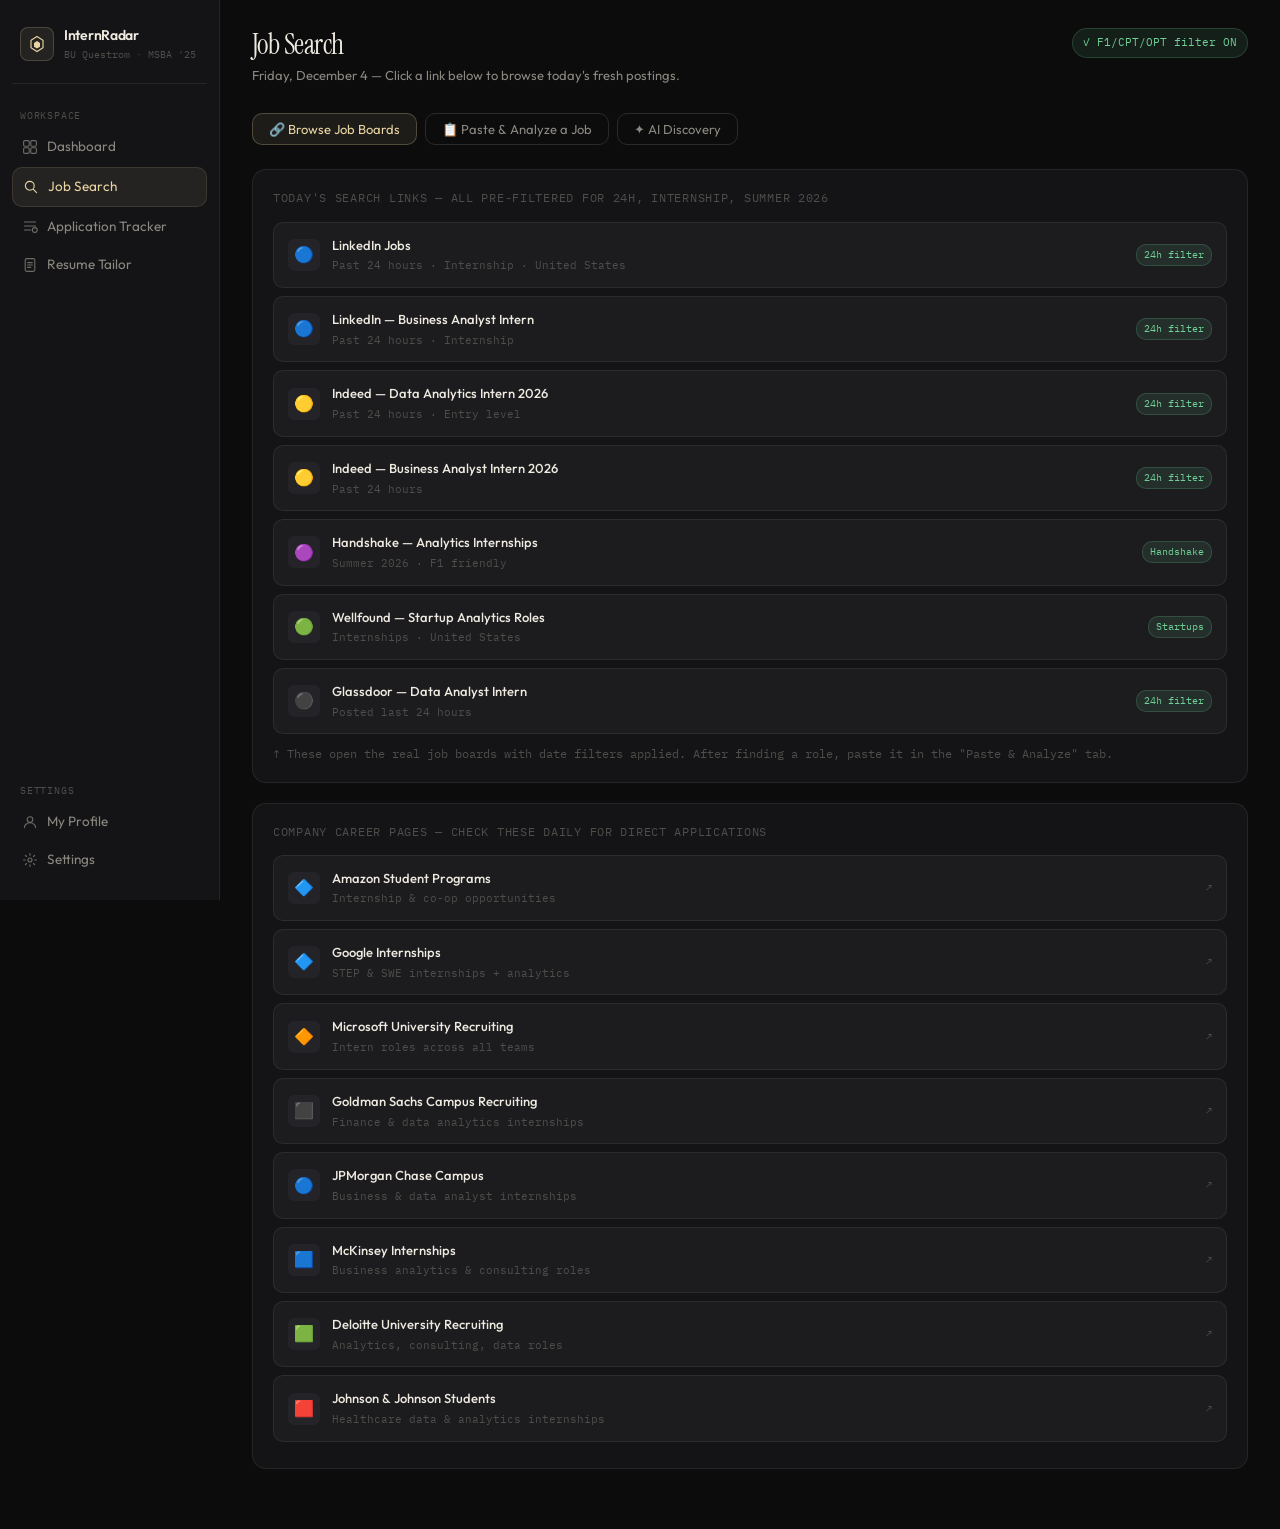
<file: pages/search.html>
<!DOCTYPE html>
<html lang="en">
<head>
<meta charset="UTF-8">
<meta name="viewport" content="width=device-width, initial-scale=1.0">
<title>Job Search — InternRadar</title>
<link href="https://fonts.googleapis.com/css2?family=Instrument+Serif:ital@0;1&family=IBM+Plex+Mono:wght@400;500&family=Outfit:wght@300;400;500;600&display=swap" rel="stylesheet">
<link rel="stylesheet" href="../css/app.css">
<style>
.link-card{display:flex;align-items:center;gap:12px;padding:12px 14px;background:var(--surface2);border:1px solid var(--border);border-radius:var(--radius);text-decoration:none;color:var(--text);transition:border-color .13s,background .13s;margin-bottom:8px}
.link-card:hover{border-color:var(--border3);background:var(--surface3)}
.link-card-icon{width:32px;height:32px;border-radius:6px;display:flex;align-items:center;justify-content:center;font-size:16px;flex-shrink:0}
.link-card-title{font-size:13px;font-weight:500}
.link-card-sub{font-size:11px;font-family:var(--font-mono);color:var(--text3);margin-top:2px}
.link-card-badge{margin-left:auto;font-size:10px;font-family:var(--font-mono);padding:2px 7px;border-radius:10px;background:var(--green-bg);color:var(--green);border:1px solid rgba(111,207,151,.2);white-space:nowrap;flex-shrink:0}
.mode-tab{padding:7px 16px;background:transparent;border:1px solid var(--border2);border-radius:var(--radius);font-family:var(--font-body);font-size:13px;color:var(--text2);cursor:pointer;transition:all .12s}
.mode-tab.active{background:var(--accent-bg);border-color:rgba(232,213,163,.25);color:var(--accent)}
.qual-warn{background:var(--red-bg);border:1px solid rgba(244,124,124,.2);border-radius:var(--radius);padding:8px 12px;font-size:12px;color:var(--red);margin-top:8px;font-family:var(--font-mono);display:none}
</style>
</head>
<body>
<div id="app">
  <nav class="sidebar">
    <div class="sidebar-logo">
      <div class="logo-hex"><svg viewBox="0 0 24 24" width="18" height="18" fill="none"><path d="M12 2L20 7V17L12 22L4 17V7L12 2Z" stroke="currentColor" stroke-width="1.5"/><path d="M12 8L16 10.5V15.5L12 18L8 15.5V10.5L12 8Z" fill="currentColor"/></svg></div>
      <div><div class="logo-name">InternRadar</div><div class="logo-sub">BU Questrom · MSBA '25</div></div>
    </div>
    <div class="nav-section-label">Workspace</div>
    <a href="../index.html" class="nav-item"><svg viewBox="0 0 20 20" width="16" height="16" fill="none"><rect x="2" y="2" width="7" height="7" rx="1.5" stroke="currentColor" stroke-width="1.4"/><rect x="11" y="2" width="7" height="7" rx="1.5" stroke="currentColor" stroke-width="1.4"/><rect x="2" y="11" width="7" height="7" rx="1.5" stroke="currentColor" stroke-width="1.4"/><rect x="11" y="11" width="7" height="7" rx="1.5" stroke="currentColor" stroke-width="1.4"/></svg>Dashboard</a>
    <a href="search.html" class="nav-item active"><svg viewBox="0 0 20 20" width="16" height="16" fill="none"><circle cx="8.5" cy="8.5" r="5.5" stroke="currentColor" stroke-width="1.4"/><path d="M13 13L17 17" stroke="currentColor" stroke-width="1.4" stroke-linecap="round"/></svg>Job Search</a>
    <a href="tracker.html" class="nav-item"><svg viewBox="0 0 20 20" width="16" height="16" fill="none"><path d="M3 5h14M3 10h14M3 15h8" stroke="currentColor" stroke-width="1.4" stroke-linecap="round"/><circle cx="16" cy="15" r="3" stroke="currentColor" stroke-width="1.4"/></svg>Application Tracker</a>
    <a href="resume.html" class="nav-item"><svg viewBox="0 0 20 20" width="16" height="16" fill="none"><rect x="4" y="2" width="12" height="16" rx="2" stroke="currentColor" stroke-width="1.4"/><path d="M7 7h6M7 10h6M7 13h4" stroke="currentColor" stroke-width="1.4" stroke-linecap="round"/></svg>Resume Tailor</a>
    <div class="nav-section-label" style="margin-top:auto">Settings</div>
    <a href="profile.html" class="nav-item"><svg viewBox="0 0 20 20" width="16" height="16" fill="none"><circle cx="10" cy="7" r="3.5" stroke="currentColor" stroke-width="1.4"/><path d="M3 17c0-3.314 3.134-6 7-6s7 2.686 7 6" stroke="currentColor" stroke-width="1.4" stroke-linecap="round"/></svg>My Profile</a>
    <a href="settings.html" class="nav-item"><svg viewBox="0 0 20 20" width="16" height="16" fill="none"><circle cx="10" cy="10" r="2.5" stroke="currentColor" stroke-width="1.4"/><path d="M10 2v2M10 16v2M2 10h2M16 10h2M4.22 4.22l1.42 1.42M14.36 14.36l1.42 1.42M4.22 15.78l1.42-1.42M14.36 5.64l1.42-1.42" stroke="currentColor" stroke-width="1.4" stroke-linecap="round"/></svg>Settings</a>
  </nav>

  <main class="main-content">
    <div class="topbar">
      <div>
        <h1 class="page-title">Job Search</h1>
        <p class="page-sub" id="search-date-label">Loading...</p>
      </div>
      <div class="topbar-actions">
        <div class="visa-badge">✓ F1/CPT/OPT filter ON</div>
      </div>
    </div>

    <!-- Mode tabs -->
    <div style="display:flex;gap:8px;margin-bottom:24px;flex-wrap:wrap">
      <button class="mode-tab active" id="tab-browse" onclick="switchMode('browse')">
        🔗 Browse Job Boards
      </button>
      <button class="mode-tab" id="tab-paste" onclick="switchMode('paste')">
        📋 Paste & Analyze a Job
      </button>
      <button class="mode-tab" id="tab-ai" onclick="switchMode('ai')">
        ✦ AI Discovery
      </button>
    </div>

    <!-- ═══ MODE 1: Browse Job Boards ═══ -->
    <div id="mode-browse">
      <div style="background:var(--surface);border:1px solid var(--border);border-radius:var(--radius-lg);padding:18px 20px;margin-bottom:20px">
        <div style="font-size:12px;font-family:var(--font-mono);color:var(--text3);letter-spacing:.06em;text-transform:uppercase;margin-bottom:14px">Today's Search Links — All pre-filtered for 24h, internship, Summer 2026</div>
        <div id="browse-links"></div>
        <div style="font-size:12px;color:var(--text3);margin-top:10px;font-family:var(--font-mono)">↑ These open the real job boards with date filters applied. After finding a role, paste it in the "Paste & Analyze" tab.</div>
      </div>

      <div style="background:var(--surface);border:1px solid var(--border);border-radius:var(--radius-lg);padding:18px 20px">
        <div style="font-size:12px;font-family:var(--font-mono);color:var(--text3);letter-spacing:.06em;text-transform:uppercase;margin-bottom:14px">Company Career Pages — Check these daily for direct applications</div>
        <div id="career-links"></div>
      </div>
    </div>

    <!-- ═══ MODE 2: Paste & Analyze ═══ -->
    <div id="mode-paste" style="display:none">
      <div style="display:grid;grid-template-columns:1fr 1fr;gap:20px">
        <div class="section-card">
          <div class="section-card-title">Paste a job description or URL</div>
          <p style="font-size:13px;color:var(--text2);margin-bottom:14px;line-height:1.7">Found a role on Indeed, LinkedIn, or a company site? Paste the job description here. The AI will score your match, check qualifications, and let you tailor your resume in one click.</p>
          <div class="field-group">
            <div class="field-label">Company</div>
            <input type="text" class="field-input" id="paste-company" placeholder="e.g. Amazon">
          </div>
          <div class="field-group">
            <div class="field-label">Job Title</div>
            <input type="text" class="field-input" id="paste-title" placeholder="e.g. Business Analyst Intern">
          </div>
          <div class="field-group">
            <div class="field-label">Direct URL to posting</div>
            <input type="url" class="field-input" id="paste-url" placeholder="https://...">
          </div>
          <div class="field-group">
            <div class="field-label">Job Description (paste full text)</div>
            <textarea class="field-textarea" id="paste-jd" rows="12" placeholder="Paste the complete job description here..."></textarea>
          </div>
          <button class="btn-primary" style="width:100%;justify-content:center" id="analyze-btn" onclick="analyzeJob()">
            ✦ Analyze Match &amp; Score
          </button>
        </div>

        <div>
          <div id="analyze-empty" class="section-card" style="text-align:center;padding:40px 20px">
            <div style="font-size:24px;color:var(--text3);margin-bottom:10px">◈</div>
            <div style="font-size:14px;color:var(--text2);margin-bottom:6px">Paste a job description to analyze</div>
            <div style="font-size:12px;color:var(--text3);line-height:1.7">The AI will check your match score, flag qualification issues (wrong degree, no visa sponsorship, etc.), identify your strongest selling points, and let you tailor your resume for that specific role.</div>
          </div>
          <div id="analyze-loading" class="loading-wrap" style="display:none;padding:40px">
            <div class="spinner"></div>
            <div class="loading-msg">Analyzing job against your profile...</div>
            <div class="loading-ticker" id="analyze-ticker"></div>
          </div>
          <div id="analyze-result" class="section-card" style="display:none">
            <div id="analyze-content"></div>
          </div>
        </div>
      </div>

      <!-- Analyzed jobs list -->
      <div id="paste-saved-section" style="margin-top:20px;display:none">
        <div class="panel">
          <div class="panel-header"><span class="panel-title">Analyzed Roles</span><button class="btn-ghost" onclick="clearPastedJobs()">Clear</button></div>
          <div class="jobs-list" style="padding:14px;gap:12px;display:flex;flex-direction:column" id="paste-jobs-list"></div>
        </div>
      </div>
    </div>

    <!-- ═══ MODE 3: AI Discovery ═══ -->
    <div id="mode-ai" style="display:none">
      <div class="search-layout">
        <!-- Filter sidebar -->
        <div class="search-sidebar">
          <div class="search-sidebar-title">Search Filters</div>
          <div style="background:var(--amber-bg);border:1px solid rgba(245,200,66,.2);border-radius:var(--radius);padding:10px 12px;font-size:11px;color:var(--amber);font-family:var(--font-mono);margin-bottom:14px;line-height:1.6">
            ⚠ AI Discovery uses web search to find roles. Results may not always be 24h fresh — use "Browse Job Boards" for guaranteed fresh results. Duplicates from previous searches are auto-hidden.
          </div>

          <div class="field-group">
            <div class="field-label">Location</div>
            <select class="field-select" id="f-location">
              <option value="any">Any / Remote OK</option>
              <option value="Boston MA">Boston, MA</option>
              <option value="New York NY">New York, NY</option>
              <option value="San Francisco CA">San Francisco, CA</option>
              <option value="Chicago IL">Chicago, IL</option>
              <option value="Remote">Remote only</option>
            </select>
          </div>
          <div class="field-group">
            <div class="field-label">Industry</div>
            <select class="field-select" id="f-industry">
              <option value="any">All Industries</option>
              <option value="Tech / Software">Tech / Software</option>
              <option value="Finance / Banking">Finance / Banking</option>
              <option value="Consulting">Consulting</option>
              <option value="Healthcare">Healthcare</option>
              <option value="Retail / E-commerce">Retail / E-commerce</option>
              <option value="Manufacturing">Manufacturing / Supply Chain</option>
            </select>
          </div>
          <div class="field-group">
            <div class="field-label">Role Types</div>
            <div class="chip-group" id="role-chips">
              <button class="chip" data-role="data analyst">Data Analyst</button>
              <button class="chip" data-role="business analyst">Business Analyst</button>
              <button class="chip" data-role="data science">Data Science</button>
              <button class="chip" data-role="product analytics">Product Analytics</button>
              <button class="chip" data-role="strategy analytics">Strategy & Analytics</button>
              <button class="chip" data-role="operations analytics">Ops Analytics</button>
              <button class="chip" data-role="finance analytics">Finance Analytics</button>
              <button class="chip" data-role="marketing analytics">Marketing Analytics</button>
            </div>
          </div>
          <div class="field-group">
            <div class="field-label">Company Types</div>
            <div class="chip-group" id="company-chips">
              <button class="chip active" data-co="Big Tech">Big Tech</button>
              <button class="chip active" data-co="Finance">Finance</button>
              <button class="chip active" data-co="Consulting">Consulting</button>
              <button class="chip active" data-co="Healthcare">Healthcare</button>
              <button class="chip active" data-co="Startup">Startup</button>
              <button class="chip active" data-co="Mid-size">Mid-size</button>
            </div>
          </div>
          <div class="field-group">
            <div class="field-label">Keywords</div>
            <input type="text" class="field-input" id="f-keywords" placeholder="Python, SQL, Tableau...">
          </div>
          <hr class="section-divider">
          <div style="font-size:11px;font-family:var(--font-mono);color:var(--text3);margin-bottom:6px">SEEN JOBS</div>
          <div id="seen-count" style="font-size:12px;color:var(--text2)"></div>
          <button class="btn-ghost" style="font-size:11px;margin-top:6px" onclick="resetSeen()">Reset "seen" history</button>
          <hr class="section-divider">
          <button class="btn-primary" style="width:100%;justify-content:center" id="run-btn" onclick="runAISearch()">
            <svg viewBox="0 0 16 16" width="14" height="14" fill="none"><circle cx="6.5" cy="6.5" r="4.5" stroke="currentColor" stroke-width="1.4"/><path d="M10 10L14 14" stroke="currentColor" stroke-width="1.4" stroke-linecap="round"/></svg>
            Run AI Search
          </button>
          <button class="btn-secondary" style="width:100%;justify-content:center;margin-top:8px" onclick="saveFilters()">Save as defaults</button>
        </div>

        <!-- Results -->
        <div>
          <div id="error-banner" class="error-banner"></div>
          <div id="loading-wrap" class="loading-wrap">
            <div class="spinner"></div>
            <div class="loading-msg">Searching for fresh internships...</div>
            <div class="loading-ticker" id="search-ticker"></div>
          </div>
          <div id="results-header" style="display:none;margin-bottom:14px">
            <div style="display:flex;align-items:center;justify-content:space-between">
              <div style="font-size:12px;font-family:var(--font-mono);color:var(--text3)">
                Showing <span id="result-count" style="color:var(--accent)">0</span> roles
                <span id="last-search-label"></span>
              </div>
              <button class="btn-ghost" onclick="clearResults()">Clear</button>
            </div>
            <div id="freshness-warn" style="display:none;margin-top:8px;background:var(--amber-bg);border:1px solid rgba(245,200,66,.2);border-radius:var(--radius);padding:8px 12px;font-size:11px;color:var(--amber);font-family:var(--font-mono)"></div>
          </div>
          <div class="jobs-list" id="jobs-list">
            <div class="panel"><div class="empty-state">
              <div class="empty-icon">◈</div>
              <div class="empty-title">Configure and run a search</div>
              <div class="empty-desc">The AI will search for Summer 2026 internships, filter out roles you don't qualify for, and hide jobs you've already seen.</div>
            </div></div>
          </div>
        </div>
      </div>
    </div>

  </main>
</div>

<script src="../js/storage.js"></script>
<script src="../js/app.js"></script>
<script>
// ── BROWSE LINKS ─────────────────────────────────────────────────────────────
const BROWSE_LINKS = [
  {
    icon:'🔵', label:'LinkedIn Jobs', sub:'Past 24 hours · Internship · United States',
    badge:'24h filter',
    url:'https://www.linkedin.com/jobs/search/?keywords=data+analytics+intern+summer+2026&f_TPR=r86400&f_JT=I&location=United+States',
  },
  {
    icon:'🔵', label:'LinkedIn — Business Analyst Intern', sub:'Past 24 hours · Internship',
    badge:'24h filter',
    url:'https://www.linkedin.com/jobs/search/?keywords=business+analyst+intern+2026&f_TPR=r86400&f_JT=I&location=United+States',
  },
  {
    icon:'🟡', label:'Indeed — Data Analytics Intern 2026', sub:'Past 24 hours · Entry level',
    badge:'24h filter',
    url:'https://www.indeed.com/jobs?q=data+analytics+intern+summer+2026&fromage=1&explvl=entry_level&jt=internship',
  },
  {
    icon:'🟡', label:'Indeed — Business Analyst Intern 2026', sub:'Past 24 hours',
    badge:'24h filter',
    url:'https://www.indeed.com/jobs?q=business+analyst+intern+2026&fromage=1&jt=internship',
  },
  {
    icon:'🟣', label:'Handshake — Analytics Internships', sub:'Summer 2026 · F1 friendly',
    badge:'Handshake',
    url:'https://joinhandshake.com/jobs/?job_type_names[]=Internship&job_type_names[]=Internship+(cooperative+education)&work_study_approved=false&major_names[]=Business+Analytics',
  },
  {
    icon:'🟢', label:'Wellfound — Startup Analytics Roles', sub:'Internships · United States',
    badge:'Startups',
    url:'https://wellfound.com/jobs?role=business-analyst&jobType=Internship&remote=false',
  },
  {
    icon:'⚫', label:'Glassdoor — Data Analyst Intern', sub:'Posted last 24 hours',
    badge:'24h filter',
    url:'https://www.glassdoor.com/Job/united-states-data-analyst-intern-jobs-SRCH_IL.0,13_IN1_KO14,33.htm?fromAge=1&jobType=internship',
  },
];

const CAREER_LINKS = [
  { icon:'🔷', label:'Amazon Student Programs', sub:'Internship & co-op opportunities', url:'https://www.amazon.jobs/en/business_categories/student-programs' },
  { icon:'🔷', label:'Google Internships', sub:'STEP & SWE internships + analytics', url:'https://careers.google.com/students/' },
  { icon:'🔶', label:'Microsoft University Recruiting', sub:'Intern roles across all teams', url:'https://careers.microsoft.com/students/us/en' },
  { icon:'⬛', label:'Goldman Sachs Campus Recruiting', sub:'Finance & data analytics internships', url:'https://www.goldmansachs.com/careers/students/' },
  { icon:'🔵', label:'JPMorgan Chase Campus', sub:'Business & data analyst internships', url:'https://careers.jpmorgan.com/us/en/students' },
  { icon:'🟦', label:'McKinsey Internships', sub:'Business analytics & consulting roles', url:'https://www.mckinsey.com/careers/students' },
  { icon:'🟩', label:'Deloitte University Recruiting', sub:'Analytics, consulting, data roles', url:'https://www2.deloitte.com/us/en/pages/careers/articles/join-deloitte-internship.html' },
  { icon:'🟥', label:'Johnson & Johnson Students', sub:'Healthcare data & analytics internships', url:'https://jobs.jnj.com/internships-and-new-graduates' },
];

function buildBrowseLinks() {
  const today = new Date().toLocaleDateString('en-US',{weekday:'long',month:'long',day:'numeric'});
  el('search-date-label').textContent = `${today} — Click a link below to browse today's fresh postings.`;

  el('browse-links').innerHTML = BROWSE_LINKS.map(l => `
    <a href="${l.url}" target="_blank" rel="noopener" class="link-card">
      <div class="link-card-icon" style="background:var(--surface3)">${l.icon}</div>
      <div style="min-width:0">
        <div class="link-card-title">${esc(l.label)}</div>
        <div class="link-card-sub">${esc(l.sub)}</div>
      </div>
      <span class="link-card-badge">${esc(l.badge)}</span>
    </a>`).join('');

  el('career-links').innerHTML = CAREER_LINKS.map(l => `
    <a href="${l.url}" target="_blank" rel="noopener" class="link-card">
      <div class="link-card-icon" style="background:var(--surface3)">${l.icon}</div>
      <div style="min-width:0">
        <div class="link-card-title">${esc(l.label)}</div>
        <div class="link-card-sub">${esc(l.sub)}</div>
      </div>
      <span style="margin-left:auto;font-size:10px;font-family:var(--font-mono);color:var(--text3)">↗</span>
    </a>`).join('');
}

// ── MODE SWITCHING ────────────────────────────────────────────────────────────
function switchMode(mode) {
  ['browse','paste','ai'].forEach(m => {
    el('mode-'+m).style.display = m===mode ? 'block' : 'none';
    el('tab-'+m).classList.toggle('active', m===mode);
  });
}

// ── PASTE & ANALYZE ───────────────────────────────────────────────────────────
let pastedJobs = [];

async function analyzeJob() {
  const resume = Store.getResume();
  if (!Store.getApiKey()) { alert('Add your API key in Settings first.'); return; }

  const company = el('paste-company').value.trim();
  const title   = el('paste-title').value.trim();
  const url     = el('paste-url').value.trim();
  const jd      = el('paste-jd').value.trim();

  if (!jd || jd.length < 80) { alert('Please paste the full job description (at least a few sentences).'); return; }

  el('analyze-empty').style.display='none';
  el('analyze-result').style.display='none';
  el('analyze-loading').style.display='block';
  el('analyze-btn').disabled=true;

  const ticker = startTicker('analyze-ticker',[
    'Checking qualification requirements...',
    'Scoring skill match...',
    'Checking visa sponsorship language...',
    'Identifying your strongest selling points...',
    'Assessing competition level...',
  ]);

  const resumeSnippet = resume ? resume.text.slice(0,1200) : 'No resume uploaded.';

  const prompt = `Analyze whether this internship role is a good fit for this student. Be direct and honest.

STUDENT PROFILE:
- Degree: MS Business Analytics, Boston University Questrom
- Graduation: December 2025
- Visa: F1 student (needs CPT, OPT, or H1-B sponsorship)
- Skills: Python, SQL, R, Tableau, Power BI, Excel, statistics, data visualization, regression, ML basics
- Resume excerpt: ${resumeSnippet}

JOB TO ANALYZE:
Company: ${company||'Unknown'}
Title: ${title||'Unknown'}
Description:
${jd}

Analyze and return ONLY this JSON (no markdown):
{
  "qualifies": true or false,
  "disqualifiers": ["list any hard blockers — e.g. PhD required, specific degree not matching, no visa sponsorship mentioned"],
  "match_score": 0-100,
  "match_label": "Strong match|Good match|Weak match|Not qualified",
  "visa_mention": "Confirmed F1/CPT/OPT|Confirmed H1-B|No mention — verify|Explicitly excluded",
  "your_strengths": ["top 3 specific skills/experiences from this student's profile that align with THIS job"],
  "gaps": ["top 2-3 genuine gaps — skills listed in JD the student doesn't have"],
  "competition_level": "Low|Medium|High|Very High",
  "apply_recommendation": "Apply now|Apply with tailored resume|Consider|Skip",
  "apply_reason": "one sentence explanation of your recommendation",
  "skills_matched": ["skills from JD that match student's profile"],
  "skills_missing": ["important skills in JD not in student profile"]
}`;

  try {
    const raw = await callClaude({ prompt, useSearch: false, maxTokens: 1200 });
    clearInterval(ticker);
    let data;
    try { data = JSON.parse(raw.match(/\{[\s\S]*\}/)?.[0]||'{}'); }
    catch { throw new Error('Could not parse analysis'); }

    el('analyze-loading').style.display='none';
    el('analyze-result').style.display='block';
    renderAnalysis(data, { company, title, url, jd, id: generateId() });

  } catch(err) {
    clearInterval(ticker);
    el('analyze-loading').style.display='none';
    el('analyze-empty').style.display='block';
    alert('Analysis failed: ' + err.message);
  } finally {
    el('analyze-btn').disabled=false;
  }
}

function renderAnalysis(data, job) {
  const scoreColor = data.match_score>=70?'var(--green)':data.match_score>=45?'var(--amber)':'var(--red)';
  const recColor = data.apply_recommendation==='Apply now'||data.apply_recommendation==='Apply with tailored resume'?'var(--green-bg)':data.apply_recommendation==='Skip'?'var(--red-bg)':'var(--amber-bg)';
  const recTextColor = data.apply_recommendation==='Apply now'||data.apply_recommendation==='Apply with tailored resume'?'var(--green)':data.apply_recommendation==='Skip'?'var(--red)':'var(--amber)';
  const hasResume = !!Store.getResume();

  el('analyze-content').innerHTML = `
    <div style="padding-bottom:14px;border-bottom:1px solid var(--border);margin-bottom:14px">
      <div style="display:flex;align-items:center;justify-content:space-between;margin-bottom:4px">
        <div><div style="font-size:15px;font-weight:500">${esc(job.title||'Role')}</div><div style="font-size:11px;font-family:var(--font-mono);color:var(--accent)">${esc(job.company||'')}</div></div>
        <div style="text-align:right"><div style="font-size:26px;font-weight:600;color:${scoreColor}">${data.match_score}<span style="font-size:14px">/100</span></div><div style="font-size:10px;font-family:var(--font-mono);color:var(--text3)">${esc(data.match_label||'')}</div></div>
      </div>
    </div>

    ${(data.disqualifiers||[]).length ? `
    <div style="background:var(--red-bg);border:1px solid rgba(244,124,124,.2);border-radius:var(--radius);padding:10px 12px;margin-bottom:12px">
      <div style="font-size:11px;font-family:var(--font-mono);color:var(--red);margin-bottom:5px">⚠ DISQUALIFIERS</div>
      ${data.disqualifiers.map(d=>`<div style="font-size:12px;color:var(--red)">• ${esc(d)}</div>`).join('')}
    </div>` : ''}

    <div style="background:${recColor};border-radius:var(--radius);padding:10px 12px;margin-bottom:12px">
      <div style="font-size:12px;font-weight:500;color:${recTextColor}">${esc(data.apply_recommendation||'')}</div>
      <div style="font-size:11px;color:${recTextColor};opacity:.85;margin-top:3px">${esc(data.apply_reason||'')}</div>
    </div>

    <div style="font-size:11px;font-family:var(--font-mono);color:var(--text3);margin-bottom:4px">VISA</div>
    <div style="font-size:12px;color:${data.visa_mention?.includes('Confirmed')?'var(--green)':'var(--amber)'};margin-bottom:12px;font-family:var(--font-mono)">${esc(data.visa_mention||'Unknown')}</div>

    <div style="display:grid;grid-template-columns:1fr 1fr;gap:10px;margin-bottom:12px">
      <div style="background:var(--surface2);border-radius:var(--radius);padding:10px">
        <div style="font-size:10px;font-family:var(--font-mono);color:var(--green);margin-bottom:5px">YOUR STRENGTHS</div>
        ${(data.your_strengths||[]).map(s=>`<div style="font-size:11px;color:var(--text2);margin-bottom:3px">✓ ${esc(s)}</div>`).join('')}
      </div>
      <div style="background:var(--surface2);border-radius:var(--radius);padding:10px">
        <div style="font-size:10px;font-family:var(--font-mono);color:var(--amber);margin-bottom:5px">GAPS TO ADDRESS</div>
        ${(data.gaps||[]).map(g=>`<div style="font-size:11px;color:var(--text2);margin-bottom:3px">△ ${esc(g)}</div>`).join('')}
      </div>
    </div>

    <div style="font-size:11px;font-family:var(--font-mono);color:var(--text3);margin-bottom:4px">COMPETITION: <span style="color:var(--text2)">${esc(data.competition_level||'Unknown')}</span></div>

    ${!data.qualifies ? '<div style="font-size:12px;color:var(--red);margin-top:10px;padding:8px;background:var(--red-bg);border-radius:var(--radius)">⚠ This role has hard disqualifiers. Review before applying.</div>' : ''}

    <div style="display:flex;gap:8px;margin-top:14px;flex-wrap:wrap">
      ${hasResume&&data.qualifies!==false ? `<button class="btn-tailor" onclick="tailorFromAnalysis(${esc(JSON.stringify(job))}, ${esc(JSON.stringify(data))})">✦ Tailor Resume</button>` : ''}
      ${job.url ? `<a class="btn-apply" href="${esc(job.url)}" target="_blank">Open Job →</a>` : ''}
      <button class="btn-secondary" style="font-size:12px" onclick="saveAnalyzedJob(${esc(JSON.stringify({...job,...data}))})">☆ Save</button>
    </div>`;

  // Save to analyzed jobs list
  saveAnalyzedJob({...job, ...data}, false);
}

function saveAnalyzedJob(jobData, showList=true) {
  if (!pastedJobs.find(j=>j.id===jobData.id)) {
    pastedJobs.unshift(jobData);
    if (pastedJobs.length > 20) pastedJobs.pop();
  }
  if (showList) renderPastedJobs();
}

function renderPastedJobs() {
  if (!pastedJobs.length) { el('paste-saved-section').style.display='none'; return; }
  el('paste-saved-section').style.display='block';
  el('paste-jobs-list').innerHTML = pastedJobs.map(j=>{
    const color = j.match_score>=70?'var(--green)':j.match_score>=45?'var(--amber)':'var(--red)';
    return `<div style="display:flex;align-items:center;gap:12px;padding:12px;background:var(--surface2);border-radius:var(--radius);border:1px solid var(--border)">
      <div style="font-size:18px;font-weight:700;color:${color};min-width:36px;text-align:center">${j.match_score||0}</div>
      <div style="flex:1;min-width:0">
        <div style="font-size:13px;font-weight:500">${esc(j.title||'Role')}</div>
        <div style="font-size:11px;font-family:var(--font-mono);color:var(--accent)">${esc(j.company||'')}</div>
        <div style="font-size:11px;color:var(--text3)">${esc(j.apply_recommendation||'')}</div>
      </div>
      ${j.url?`<a class="btn-ghost" href="${esc(j.url)}" target="_blank" style="font-size:12px">Open →</a>`:''}
    </div>`;
  }).join('');
}

function tailorFromAnalysis(job, analysis) {
  const jobObj = { ...job, skills: analysis.skills_matched||[], summary: job.jd||'' };
  openTailorModal(jobObj, job.jd);
}

function clearPastedJobs() {
  pastedJobs=[];
  el('paste-saved-section').style.display='none';
}

// ── AI SEARCH ─────────────────────────────────────────────────────────────────
function getSelectedRoles() { return [...document.querySelectorAll('#role-chips .chip.active')].map(c=>c.dataset.role); }
function getSelectedCompanyTypes() { return [...document.querySelectorAll('#company-chips .chip.active')].map(c=>c.dataset.co); }

function initChips() {
  const prefs = Store.getPrefs();
  document.querySelectorAll('#role-chips .chip').forEach(c => {
    if ((prefs.roles||[]).includes(c.dataset.role)) c.classList.add('active');
  });
  document.querySelectorAll('.chip').forEach(c=>c.addEventListener('click',()=>c.classList.toggle('active')));
  const prefs2 = Store.getPrefs();
  if (el('f-location')) el('f-location').value = prefs2.location||'any';
  if (el('f-industry')) el('f-industry').value = prefs2.industry||'any';
  if (el('f-keywords')) el('f-keywords').value = prefs2.keywords||'';

  // Seen count
  const seen = Object.keys(Store.getSeenJobs()).length;
  if (el('seen-count')) el('seen-count').textContent = `${seen} jobs hidden from previous searches.`;
}

function saveFilters() {
  Store.setPrefs({ roles:getSelectedRoles(), location:el('f-location').value, industry:el('f-industry').value, keywords:el('f-keywords').value.trim(), visaFilter:true });
  showToast('Filters saved','blue');
}

function resetSeen() {
  Store.clearSeenJobs();
  el('seen-count').textContent='0 jobs hidden.';
  showToast('Seen history cleared','green');
}

async function runAISearch() {
  if (!Store.getApiKey()) {
    el('error-banner').textContent='⚠ API key missing — go to Settings.';
    el('error-banner').classList.add('show'); return;
  }
  const roles = getSelectedRoles();
  const coTypes = getSelectedCompanyTypes();
  if (!roles.length) { alert('Select at least one role type.'); return; }

  const location = el('f-location').value;
  const industry = el('f-industry').value;
  const keywords = el('f-keywords').value.trim();
  const resume   = Store.getResume();
  const learnCtx = Store.getLearningPromptContext();
  const seenCos  = Store.getSeenCompanies().join(', ');

  el('run-btn').disabled=true;
  el('loading-wrap').classList.add('show');
  el('error-banner').classList.remove('show');
  el('jobs-list').innerHTML='';
  el('results-header').style.display='none';

  const ticker = startTicker('search-ticker',[
    'Searching LinkedIn Jobs (past 24h)...',
    'Scanning Indeed with date filter...',
    'Checking Handshake & Glassdoor...',
    'Filtering out PhD/ineligible roles...',
    'Removing duplicate postings...',
    'Checking F1/CPT/OPT eligibility...',
    'Scoring match against your profile...',
  ]);

  const today = new Date().toLocaleDateString('en-US',{weekday:'long',year:'numeric',month:'long',day:'numeric'});
  const resumeSnip = resume ? resume.text.slice(0,600) : '';

  const prompt = `You are a job search assistant. Today is ${today}.

STUDENT PROFILE:
- MS Business Analytics, Boston University Questrom. Graduating December 2025.
- Visa: F1 — ONLY include companies that explicitly accept CPT/OPT/H1-B. This is a hard filter.
- Skills: Python, SQL, R, Tableau, Power BI, Excel, statistics, data visualization, regression, ML basics
- Degree level: Master's student (NOT PhD)
${resumeSnip ? '- Resume skills excerpt: '+resumeSnip : ''}
${learnCtx}

SEARCH CRITERIA:
- Roles: ${roles.join(', ')}
- Location: ${location==='any'?'any US location or remote':location}
- Industry: ${industry==='any'?'any':industry}
${keywords?'- Keywords: '+keywords:''}
- Company types wanted: ${coTypes.join(', ')||'all'}
${seenCos?'- SKIP companies already seen recently: '+seenCos:''}

HARD FILTERS — reject any role that:
1. Requires a PhD or doctoral degree
2. Requires more than 1 year of full-time work experience
3. Is not specifically listed as Summer 2026 internship or summer internship
4. Does not accept F1 visa / CPT / OPT students
5. Is a full-time position, co-op, or apprenticeship — internship only
6. Requires a specific undergraduate major that doesn't match business analytics
7. Has been listed at a company in the "skip" list above

FRESHNESS: Search for postings from the last 48 hours. Run multiple searches:
- "data analyst intern summer 2026 site:linkedin.com/jobs"
- "business analytics intern 2026 site:indeed.com"
- "${roles[0]} internship summer 2026 F1 CPT"
For each result you find in search, verify it meets ALL hard filters before including it.

DIRECT URLS: Every URL must be the specific job posting page (linkedin.com/jobs/view/JOBID or indeed.com/viewjob?jk=JOBID). If only a generic careers page is available, do NOT include that role.

QUALIFICATION CHECK: Before including any role, verify:
✓ Says "internship" or "intern"
✓ Says "summer 2026" or "2026 summer"  
✓ No PhD requirement
✓ Accepts F1/CPT/OPT (or large company that typically does)
✓ Matches student's skills (Python/SQL/Tableau etc)

Return ONLY valid JSON array — no markdown. Include 10-15 roles that pass ALL filters:
[{
  "id": "unique id",
  "company": "Company Name",
  "title": "Exact title from posting",
  "location": "City, State or Remote",
  "industry": "sector",
  "url": "DIRECT posting URL with job ID",
  "summary": "2 sentences: role description and why it specifically matches Python/SQL/Tableau skills",
  "skills": ["skill1","skill2","skill3","skill4"],
  "match_score": "high|medium",
  "posted": "date if found",
  "source": "LinkedIn|Indeed|Handshake|Company Site",
  "visa_friendly": true,
  "company_size": "Startup|Mid-size|Large|Enterprise"
}]`;

  try {
    const raw = await callClaude({ prompt, useSearch:true, maxTokens:6000 });
    clearInterval(ticker);
    const all = extractJSON(raw);

    // Client-side dedup: remove already-seen jobs
    const fresh = all.filter(j => !Store.isJobSeen(j));
    const total  = all.length;
    const dupes  = total - fresh.length;

    const tagged = fresh.map(j=>({...j, id:j.id||generateId()}));
    Store.setJobs(tagged);
    renderAIResults(tagged, dupes);

  } catch(err) {
    clearInterval(ticker);
    el('error-banner').textContent='⚠ '+err.message;
    el('error-banner').classList.add('show');
    el('jobs-list').innerHTML=`<div class="panel"><div class="empty-state"><div class="empty-icon">◈</div><div class="empty-title">Search failed</div><div class="empty-desc">Check your API key in Settings and try again.</div></div></div>`;
  } finally {
    el('run-btn').disabled=false;
    el('loading-wrap').classList.remove('show');
  }
}

function renderAIResults(jobs, dupesHidden=0) {
  el('result-count').textContent=jobs.length;
  const ls=Store.getLastSearch();
  el('last-search-label').textContent=ls?' · '+fmt(ls):'';
  el('results-header').style.display='block';

  if (dupesHidden>0) {
    el('freshness-warn').textContent=`ℹ ${dupesHidden} role${dupesHidden!==1?'s':''} from previous searches hidden. Reset "seen" history in the sidebar to show them.`;
    el('freshness-warn').style.display='block';
  } else {
    el('freshness-warn').style.display='none';
  }

  el('jobs-list').innerHTML = jobs.length
    ? jobs.map(j=>renderJobCard(j)).join('')
    : `<div class="panel"><div class="empty-state"><div class="empty-icon">◈</div><div class="empty-title">No new roles found</div><div class="empty-desc">All results were from previous searches. Reset "seen" history or try different filters.</div></div></div>`;
}

function clearResults() {
  Store.setJobs([]);
  el('jobs-list').innerHTML=`<div class="panel"><div class="empty-state"><div class="empty-icon">◈</div><div class="empty-title">Cleared</div></div></div>`;
  el('results-header').style.display='none';
}

// ── INIT ──────────────────────────────────────────────────────────────────────
function init() {
  buildBrowseLinks();
  initChips();
  const cached=Store.getJobs();
  if (cached.length) renderAIResults(cached,0);
}
init();
</script>
</body>
</html>
</file>
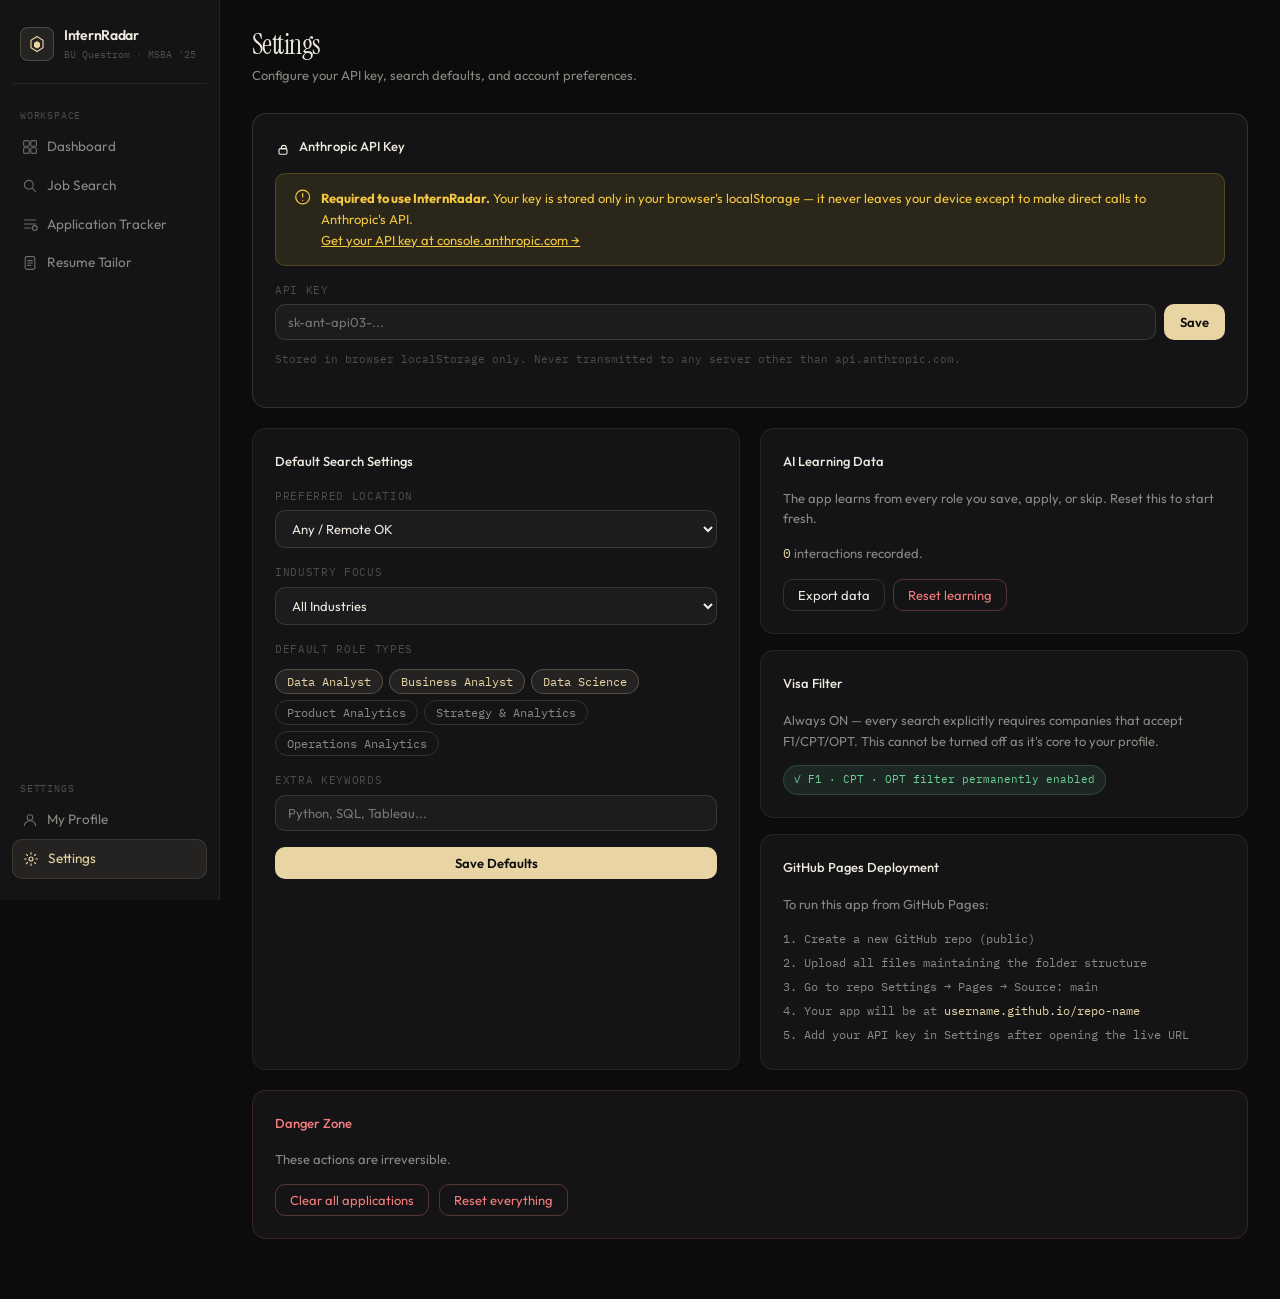
<file: pages/settings.html>
<!DOCTYPE html>
<html lang="en">
<head>
<meta charset="UTF-8">
<meta name="viewport" content="width=device-width, initial-scale=1.0">
<title>Settings — InternRadar</title>
<link href="https://fonts.googleapis.com/css2?family=Instrument+Serif:ital@0;1&family=IBM+Plex+Mono:wght@400;500&family=Outfit:wght@300;400;500;600&display=swap" rel="stylesheet">
<link rel="stylesheet" href="../css/app.css">
</head>
<body>
<div id="app">
  <nav class="sidebar">
    <div class="sidebar-logo">
      <div class="logo-hex"><svg viewBox="0 0 24 24" width="18" height="18" fill="none"><path d="M12 2L20 7V17L12 22L4 17V7L12 2Z" stroke="currentColor" stroke-width="1.5"/><path d="M12 8L16 10.5V15.5L12 18L8 15.5V10.5L12 8Z" fill="currentColor"/></svg></div>
      <div><div class="logo-name">InternRadar</div><div class="logo-sub">BU Questrom · MSBA '25</div></div>
    </div>
    <div class="nav-section-label">Workspace</div>
    <a href="../index.html" class="nav-item"><svg viewBox="0 0 20 20" width="16" height="16" fill="none"><rect x="2" y="2" width="7" height="7" rx="1.5" stroke="currentColor" stroke-width="1.4"/><rect x="11" y="2" width="7" height="7" rx="1.5" stroke="currentColor" stroke-width="1.4"/><rect x="2" y="11" width="7" height="7" rx="1.5" stroke="currentColor" stroke-width="1.4"/><rect x="11" y="11" width="7" height="7" rx="1.5" stroke="currentColor" stroke-width="1.4"/></svg>Dashboard</a>
    <a href="search.html" class="nav-item"><svg viewBox="0 0 20 20" width="16" height="16" fill="none"><circle cx="8.5" cy="8.5" r="5.5" stroke="currentColor" stroke-width="1.4"/><path d="M13 13L17 17" stroke="currentColor" stroke-width="1.4" stroke-linecap="round"/></svg>Job Search</a>
    <a href="tracker.html" class="nav-item"><svg viewBox="0 0 20 20" width="16" height="16" fill="none"><path d="M3 5h14M3 10h14M3 15h8" stroke="currentColor" stroke-width="1.4" stroke-linecap="round"/><circle cx="16" cy="15" r="3" stroke="currentColor" stroke-width="1.4"/></svg>Application Tracker</a>
    <a href="resume.html" class="nav-item"><svg viewBox="0 0 20 20" width="16" height="16" fill="none"><rect x="4" y="2" width="12" height="16" rx="2" stroke="currentColor" stroke-width="1.4"/><path d="M7 7h6M7 10h6M7 13h4" stroke="currentColor" stroke-width="1.4" stroke-linecap="round"/></svg>Resume Tailor</a>
    <div class="nav-section-label" style="margin-top:auto">Settings</div>
    <a href="profile.html" class="nav-item"><svg viewBox="0 0 20 20" width="16" height="16" fill="none"><circle cx="10" cy="7" r="3.5" stroke="currentColor" stroke-width="1.4"/><path d="M3 17c0-3.314 3.134-6 7-6s7 2.686 7 6" stroke="currentColor" stroke-width="1.4" stroke-linecap="round"/></svg>My Profile</a>
    <a href="settings.html" class="nav-item active"><svg viewBox="0 0 20 20" width="16" height="16" fill="none"><circle cx="10" cy="10" r="2.5" stroke="currentColor" stroke-width="1.4"/><path d="M10 2v2M10 16v2M2 10h2M16 10h2M4.22 4.22l1.42 1.42M14.36 14.36l1.42 1.42M4.22 15.78l1.42-1.42M14.36 5.64l1.42-1.42" stroke="currentColor" stroke-width="1.4" stroke-linecap="round"/></svg>Settings</a>
  </nav>

  <main class="main-content">
    <div class="topbar">
      <div>
        <h1 class="page-title">Settings</h1>
        <p class="page-sub">Configure your API key, search defaults, and account preferences.</p>
      </div>
    </div>

    <!-- API Key setup (critical first step) -->
    <div class="section-card" style="margin-bottom:20px;border-color:rgba(232,213,163,0.15)">
      <div class="section-card-title">
        <svg viewBox="0 0 20 20" width="16" height="16" fill="none"><path d="M8 11a3 3 0 1 1 6 0v1H8v-1z" stroke="currentColor" stroke-width="1.4"/><rect x="5" y="12" width="10" height="7" rx="1.5" stroke="currentColor" stroke-width="1.4"/></svg>
        Anthropic API Key
        <span id="api-status-badge" style="font-size:10px;font-family:var(--font-mono);padding:2px 8px;border-radius:10px;margin-left:6px"></span>
      </div>

      <div class="api-setup-banner" id="api-banner" style="margin-bottom:16px">
        <svg viewBox="0 0 20 20" width="18" height="18" fill="none"><circle cx="10" cy="10" r="8" stroke="currentColor" stroke-width="1.4"/><path d="M10 6v4M10 14h.01" stroke="currentColor" stroke-width="1.4" stroke-linecap="round"/></svg>
        <div>
          <strong>Required to use InternRadar.</strong> Your key is stored only in your browser's localStorage — it never leaves your device except to make direct calls to Anthropic's API.
          <br><a href="https://console.anthropic.com" target="_blank" style="color:var(--amber)">Get your API key at console.anthropic.com →</a>
        </div>
      </div>

      <div class="field-group">
        <div class="field-label">API Key</div>
        <div style="display:flex;gap:8px">
          <input type="password" class="field-input" id="api-key-input" placeholder="sk-ant-api03-..." autocomplete="off">
          <button class="btn-primary" onclick="saveApiKey()" style="flex-shrink:0">Save</button>
        </div>
        <div style="font-size:11px;font-family:var(--font-mono);color:var(--text3);margin-top:6px">
          Stored in browser localStorage only. Never transmitted to any server other than api.anthropic.com.
        </div>
      </div>

      <div id="api-test-result" style="display:none;margin-top:8px;font-size:13px;padding:10px 12px;border-radius:var(--radius);background:var(--green-bg);color:var(--green);border:1px solid rgba(111,207,151,0.2)"></div>
    </div>

    <div style="display:grid;grid-template-columns:1fr 1fr;gap:20px">

      <!-- Search defaults -->
      <div class="section-card">
        <div class="section-card-title">Default Search Settings</div>

        <div class="field-group">
          <div class="field-label">Preferred Location</div>
          <select class="field-select" id="pref-location">
            <option value="any">Any / Remote OK</option>
            <option value="Boston MA">Boston, MA</option>
            <option value="New York NY">New York, NY</option>
            <option value="San Francisco CA">San Francisco, CA</option>
            <option value="Remote">Remote only</option>
          </select>
        </div>
        <div class="field-group">
          <div class="field-label">Industry Focus</div>
          <select class="field-select" id="pref-industry">
            <option value="any">All Industries</option>
            <option value="Tech / Software">Tech / Software</option>
            <option value="Finance / Banking">Finance / Banking</option>
            <option value="Consulting">Consulting</option>
            <option value="Healthcare">Healthcare</option>
          </select>
        </div>
        <div class="field-group">
          <div class="field-label">Default Role Types</div>
          <div class="chip-group" id="pref-chips">
            <button class="chip" data-role="data analyst">Data Analyst</button>
            <button class="chip" data-role="business analyst">Business Analyst</button>
            <button class="chip" data-role="data science">Data Science</button>
            <button class="chip" data-role="product analytics">Product Analytics</button>
            <button class="chip" data-role="strategy analytics">Strategy & Analytics</button>
            <button class="chip" data-role="operations analytics">Operations Analytics</button>
          </div>
        </div>
        <div class="field-group">
          <div class="field-label">Extra Keywords</div>
          <input type="text" class="field-input" id="pref-keywords" placeholder="Python, SQL, Tableau...">
        </div>
        <button class="btn-primary" style="width:100%;justify-content:center" onclick="savePrefs()">Save Defaults</button>
      </div>

      <!-- Data & Learning -->
      <div style="display:flex;flex-direction:column;gap:16px">
        <div class="section-card">
          <div class="section-card-title">AI Learning Data</div>
          <p style="font-size:13px;color:var(--text2);margin-bottom:14px">The app learns from every role you save, apply, or skip. Reset this to start fresh.</p>
          <div id="learning-stats" style="font-size:13px;color:var(--text2);margin-bottom:14px"></div>
          <div style="display:flex;gap:8px">
            <button class="btn-secondary" onclick="exportData()">Export data</button>
            <button class="btn-secondary" style="color:var(--red);border-color:rgba(244,124,124,0.3)" onclick="resetLearning()">Reset learning</button>
          </div>
        </div>

        <div class="section-card">
          <div class="section-card-title">Visa Filter</div>
          <p style="font-size:13px;color:var(--text2);margin-bottom:14px">Always ON — every search explicitly requires companies that accept F1/CPT/OPT. This cannot be turned off as it's core to your profile.</p>
          <div class="visa-badge" style="display:inline-flex">✓ F1 · CPT · OPT filter permanently enabled</div>
        </div>

        <div class="section-card">
          <div class="section-card-title">GitHub Pages Deployment</div>
          <p style="font-size:13px;color:var(--text2);margin-bottom:12px">To run this app from GitHub Pages:</p>
          <div style="font-size:12px;font-family:var(--font-mono);color:var(--text2);line-height:2">
            <div>1. Create a new GitHub repo (public)</div>
            <div>2. Upload all files maintaining the folder structure</div>
            <div>3. Go to repo Settings → Pages → Source: main</div>
            <div>4. Your app will be at <span style="color:var(--accent)">username.github.io/repo-name</span></div>
            <div>5. Add your API key in Settings after opening the live URL</div>
          </div>
        </div>
      </div>
    </div>

    <div class="section-card" style="margin-top:20px;border-color:rgba(244,124,124,0.15)">
      <div class="section-card-title" style="color:var(--red)">Danger Zone</div>
      <p style="font-size:13px;color:var(--text2);margin-bottom:14px">These actions are irreversible.</p>
      <div style="display:flex;gap:10px;flex-wrap:wrap">
        <button class="btn-secondary" style="color:var(--red);border-color:rgba(244,124,124,0.3)" onclick="clearApplications()">Clear all applications</button>
        <button class="btn-secondary" style="color:var(--red);border-color:rgba(244,124,124,0.3)" onclick="clearAll()">Reset everything</button>
      </div>
    </div>

  </main>
</div>

<script src="../js/storage.js"></script>
<script src="../js/app.js"></script>
<script>
function initSettings() {
  // API key
  const key = Store.getApiKey();
  if (key) {
    el('api-key-input').value = key;
    el('api-banner').style.display = 'none';
    el('api-status-badge').textContent = '● Connected';
    el('api-status-badge').style.cssText = 'background:var(--green-bg);color:var(--green);font-size:10px;font-family:var(--font-mono);padding:2px 8px;border-radius:10px;margin-left:6px';
  }

  // Prefs
  const prefs = Store.getPrefs();
  el('pref-location').value = prefs.location || 'any';
  el('pref-industry').value = prefs.industry || 'any';
  el('pref-keywords').value = prefs.keywords || '';
  document.querySelectorAll('.chip').forEach(c => {
    if ((prefs.roles||[]).includes(c.dataset.role)) c.classList.add('active');
    c.addEventListener('click', () => c.classList.toggle('active'));
  });

  // Learning stats
  const lp = Store.getTopPreferences();
  el('learning-stats').innerHTML = `<span style="color:var(--accent);font-family:var(--font-mono)">${lp.total}</span> interactions recorded.${lp.roles.length ? ' Top role preference: <strong style="color:var(--text)">'+lp.roles[0]?.label+'</strong>' : ''}`;
}

async function saveApiKey() {
  const key = el('api-key-input').value.trim();
  if (!key.startsWith('sk-ant-')) { alert('That doesn\'t look like a valid Anthropic API key (should start with sk-ant-).'); return; }
  Store.setApiKey(key);
  el('api-banner').style.display = 'none';
  el('api-status-badge').textContent = '● Connected';
  el('api-status-badge').style.cssText = 'background:var(--green-bg);color:var(--green);font-size:10px;font-family:var(--font-mono);padding:2px 8px;border-radius:10px;margin-left:6px';

  // Test it
  el('api-test-result').style.display = 'none';
  try {
    await callClaude({ prompt: 'Reply with just the word OK.', useSearch: false, maxTokens: 10 });
    el('api-test-result').textContent = '✓ API key verified — connection successful!';
    el('api-test-result').style.display = 'block';
  } catch(e) {
    el('api-test-result').textContent = '✕ Key saved but test failed: ' + e.message;
    el('api-test-result').style.background = 'var(--red-bg)';
    el('api-test-result').style.color = 'var(--red)';
    el('api-test-result').style.display = 'block';
  }
}

function savePrefs() {
  const roles = [...document.querySelectorAll('.chip.active')].map(c => c.dataset.role);
  Store.setPrefs({
    roles,
    location: el('pref-location').value,
    industry: el('pref-industry').value,
    keywords: el('pref-keywords').value.trim(),
    visaFilter: true,
  });
  const btn = event.target;
  btn.textContent = '✓ Saved!';
  setTimeout(() => btn.textContent = 'Save Defaults', 1500);
}

function exportData() {
  const data = {
    applications: Store.getApplications(),
    jobs: Store.getJobs(),
    preferences: Store.getPrefs(),
    learning: Store.getLearning(),
    exportedAt: new Date().toISOString(),
  };
  const blob = new Blob([JSON.stringify(data, null, 2)], { type: 'application/json' });
  const url = URL.createObjectURL(blob);
  const a = document.createElement('a');
  a.href = url; a.download = 'internradar-export.json'; a.click();
}

function resetLearning() {
  if (!confirm('Reset all learning data? This clears your preference history.')) return;
  localStorage.removeItem('ir_learn');
  initSettings();
}

function clearApplications() {
  if (!confirm('Delete ALL saved/applied roles? This cannot be undone.')) return;
  localStorage.removeItem('ir_applications');
  alert('Applications cleared.');
}

function clearAll() {
  if (!confirm('Reset EVERYTHING? All data, applications, and preferences will be deleted.')) return;
  ['ir_jobs','ir_applications','ir_preferences','ir_resume','ir_learn','ir_last_search'].forEach(k => localStorage.removeItem(k));
  alert('All data cleared. Refreshing...');
  window.location.reload();
}

initSettings();
</script>
</body>
</html>
</file>
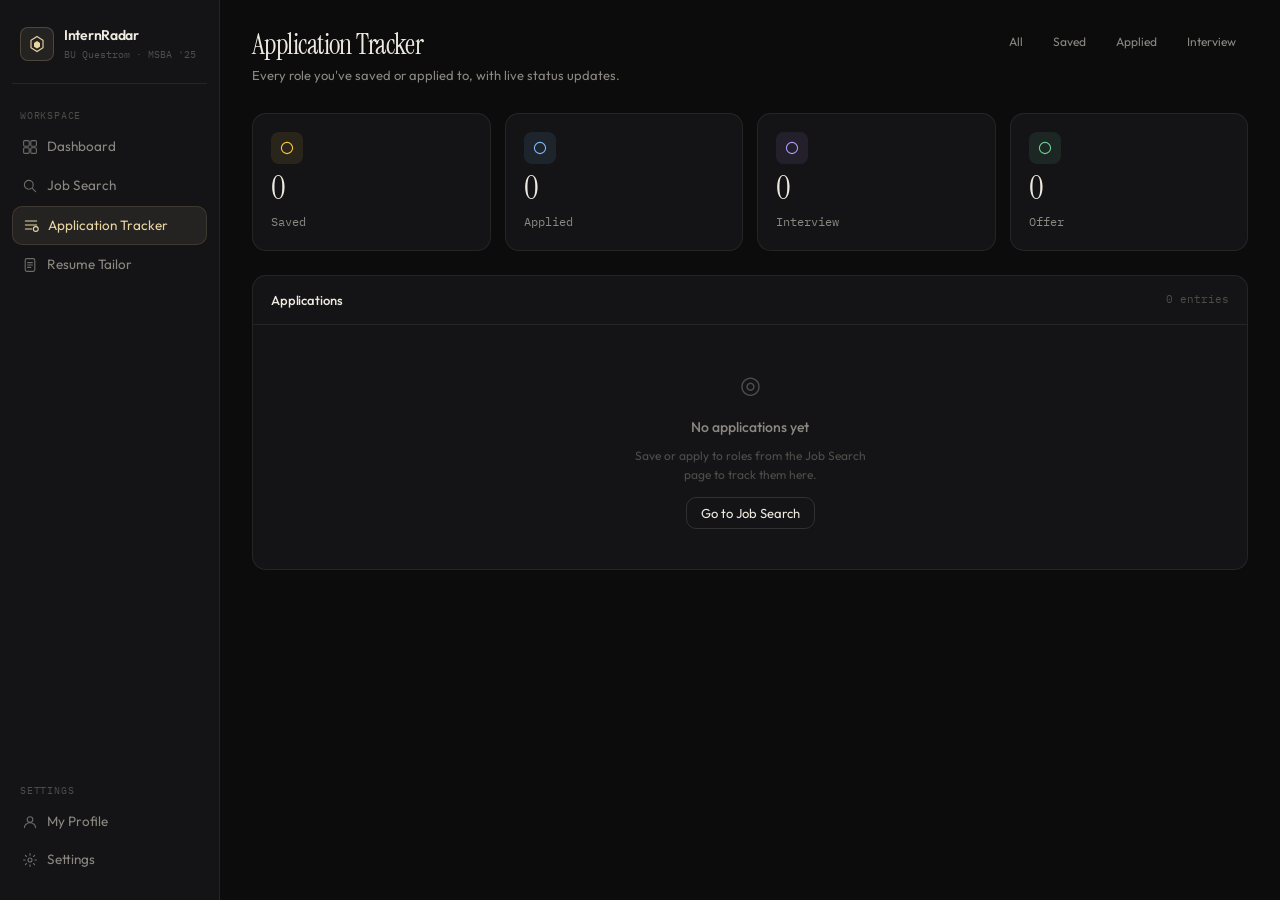
<file: pages/tracker.html>
<!DOCTYPE html>
<html lang="en">
<head>
<meta charset="UTF-8">
<meta name="viewport" content="width=device-width, initial-scale=1.0">
<title>Application Tracker — InternRadar</title>
<link href="https://fonts.googleapis.com/css2?family=Instrument+Serif:ital@0;1&family=IBM+Plex+Mono:wght@400;500&family=Outfit:wght@300;400;500;600&display=swap" rel="stylesheet">
<link rel="stylesheet" href="../css/app.css">
</head>
<body>
<div id="app">
  <nav class="sidebar">
    <div class="sidebar-logo">
      <div class="logo-hex"><svg viewBox="0 0 24 24" width="18" height="18" fill="none"><path d="M12 2L20 7V17L12 22L4 17V7L12 2Z" stroke="currentColor" stroke-width="1.5"/><path d="M12 8L16 10.5V15.5L12 18L8 15.5V10.5L12 8Z" fill="currentColor"/></svg></div>
      <div><div class="logo-name">InternRadar</div><div class="logo-sub">BU Questrom · MSBA '25</div></div>
    </div>
    <div class="nav-section-label">Workspace</div>
    <a href="../index.html" class="nav-item"><svg viewBox="0 0 20 20" width="16" height="16" fill="none"><rect x="2" y="2" width="7" height="7" rx="1.5" stroke="currentColor" stroke-width="1.4"/><rect x="11" y="2" width="7" height="7" rx="1.5" stroke="currentColor" stroke-width="1.4"/><rect x="2" y="11" width="7" height="7" rx="1.5" stroke="currentColor" stroke-width="1.4"/><rect x="11" y="11" width="7" height="7" rx="1.5" stroke="currentColor" stroke-width="1.4"/></svg>Dashboard</a>
    <a href="search.html" class="nav-item"><svg viewBox="0 0 20 20" width="16" height="16" fill="none"><circle cx="8.5" cy="8.5" r="5.5" stroke="currentColor" stroke-width="1.4"/><path d="M13 13L17 17" stroke="currentColor" stroke-width="1.4" stroke-linecap="round"/></svg>Job Search</a>
    <a href="tracker.html" class="nav-item active"><svg viewBox="0 0 20 20" width="16" height="16" fill="none"><path d="M3 5h14M3 10h14M3 15h8" stroke="currentColor" stroke-width="1.4" stroke-linecap="round"/><circle cx="16" cy="15" r="3" stroke="currentColor" stroke-width="1.4"/></svg>Application Tracker</a>
    <a href="resume.html" class="nav-item"><svg viewBox="0 0 20 20" width="16" height="16" fill="none"><rect x="4" y="2" width="12" height="16" rx="2" stroke="currentColor" stroke-width="1.4"/><path d="M7 7h6M7 10h6M7 13h4" stroke="currentColor" stroke-width="1.4" stroke-linecap="round"/></svg>Resume Tailor</a>
    <div class="nav-section-label" style="margin-top:auto">Settings</div>
    <a href="profile.html" class="nav-item"><svg viewBox="0 0 20 20" width="16" height="16" fill="none"><circle cx="10" cy="7" r="3.5" stroke="currentColor" stroke-width="1.4"/><path d="M3 17c0-3.314 3.134-6 7-6s7 2.686 7 6" stroke="currentColor" stroke-width="1.4" stroke-linecap="round"/></svg>My Profile</a>
    <a href="settings.html" class="nav-item"><svg viewBox="0 0 20 20" width="16" height="16" fill="none"><circle cx="10" cy="10" r="2.5" stroke="currentColor" stroke-width="1.4"/><path d="M10 2v2M10 16v2M2 10h2M16 10h2M4.22 4.22l1.42 1.42M14.36 14.36l1.42 1.42M4.22 15.78l1.42-1.42M14.36 5.64l1.42-1.42" stroke="currentColor" stroke-width="1.4" stroke-linecap="round"/></svg>Settings</a>
  </nav>

  <main class="main-content">
    <div class="topbar">
      <div>
        <h1 class="page-title">Application Tracker</h1>
        <p class="page-sub">Every role you've saved or applied to, with live status updates.</p>
      </div>
      <div class="topbar-actions">
        <div style="display:flex;gap:6px">
          <button class="btn-ghost" onclick="filterApps('all')" id="tab-all">All</button>
          <button class="btn-ghost" onclick="filterApps('saved')" id="tab-saved">Saved</button>
          <button class="btn-ghost" onclick="filterApps('applied')" id="tab-applied">Applied</button>
          <button class="btn-ghost" onclick="filterApps('interview')" id="tab-interview">Interview</button>
        </div>
      </div>
    </div>

    <!-- Kanban summary -->
    <div class="stats-grid" id="tracker-stats" style="margin-bottom:24px"></div>

    <!-- Table -->
    <div class="panel">
      <div class="panel-header">
        <span class="panel-title">Applications</span>
        <span style="font-size:11px;font-family:var(--font-mono);color:var(--text3)" id="apps-count">0 entries</span>
      </div>
      <div id="tracker-empty" class="empty-state" style="display:none">
        <div class="empty-icon">◎</div>
        <div class="empty-title">No applications yet</div>
        <div class="empty-desc">Save or apply to roles from the Job Search page to track them here.</div>
        <button class="btn-secondary" onclick="window.location='search.html'">Go to Job Search</button>
      </div>
      <div id="tracker-table-wrap" style="overflow-x:auto;display:none">
        <table class="tracker-table" id="tracker-table">
          <thead>
            <tr>
              <th>Company & Role</th>
              <th>Location</th>
              <th>Status</th>
              <th>Saved</th>
              <th>Notes</th>
              <th></th>
            </tr>
          </thead>
          <tbody id="tracker-tbody"></tbody>
        </table>
      </div>
    </div>
  </main>
</div>

<!-- Notes modal -->
<div class="modal-backdrop" id="notes-modal">
  <div class="modal" style="max-width:480px">
    <button class="modal-close" onclick="el('notes-modal').classList.remove('show')">✕</button>
    <div class="modal-title" id="notes-modal-title" style="font-size:18px">Notes</div>
    <div style="margin-bottom:14px;margin-top:8px">
      <div class="field-label" style="margin-bottom:6px">Status</div>
      <select class="field-select" id="notes-status">
        <option value="saved">Saved</option>
        <option value="applied">Applied</option>
        <option value="interview">Interview</option>
        <option value="rejected">Rejected</option>
        <option value="offer">Offer</option>
      </select>
    </div>
    <div>
      <div class="field-label" style="margin-bottom:6px">Notes</div>
      <textarea class="field-textarea" id="notes-text" rows="5" placeholder="Add notes, contacts, follow-up dates..."></textarea>
    </div>
    <div class="modal-footer">
      <button class="btn-ghost" onclick="el('notes-modal').classList.remove('show')">Cancel</button>
      <button class="btn-primary" onclick="saveNotes()">Save</button>
    </div>
  </div>
</div>

<script src="../js/storage.js"></script>
<script src="../js/app.js"></script>
<script>
let currentFilter = 'all';
let editingJobId = null;

const STATUS_LABELS = { saved:'Saved', applied:'Applied', interview:'Interview', rejected:'Rejected', offer:'Offer ✓' };
const STATUS_CLASSES = { saved:'status-saved', applied:'status-applied', interview:'status-interview', rejected:'status-rejected', offer:'status-offer' };

function initTracker() {
  renderStats();
  renderTable('all');
}

function renderStats() {
  const stats = Store.getStats();
  const items = [
    { label:'Saved', val: stats.saved, icon:'amber' },
    { label:'Applied', val: stats.applied, icon:'blue' },
    { label:'Interview', val: stats.interview, icon:'purple' },
    { label:'Offer', val: stats.offer, icon:'green' },
  ];
  el('tracker-stats').innerHTML = items.map(s => `
    <div class="stat-card">
      <div class="stat-icon ${s.icon}"><svg viewBox="0 0 20 20" width="16" height="16" fill="none"><circle cx="10" cy="10" r="7" stroke="currentColor" stroke-width="1.4"/></svg></div>
      <div class="stat-value">${s.val}</div>
      <div class="stat-label">${s.label}</div>
    </div>`).join('');
}

function filterApps(status) {
  currentFilter = status;
  document.querySelectorAll('[id^="tab-"]').forEach(b => b.style.fontWeight = '400');
  if (el('tab-'+status)) el('tab-'+status).style.fontWeight = '600';
  renderTable(status);
}

function renderTable(filter) {
  let apps = Store.getApplications();
  if (filter !== 'all') apps = apps.filter(a => a.status === filter);

  el('apps-count').textContent = apps.length + ' entr' + (apps.length === 1 ? 'y' : 'ies');

  if (!apps.length) {
    el('tracker-empty').style.display = 'flex';
    el('tracker-table-wrap').style.display = 'none';
    return;
  }
  el('tracker-empty').style.display = 'none';
  el('tracker-table-wrap').style.display = 'block';

  el('tracker-tbody').innerHTML = apps.map(app => `
    <tr>
      <td>
        <div style="font-weight:500;font-size:13px;color:var(--text)">${esc(app.title)}</div>
        <div style="font-size:11px;font-family:var(--font-mono);color:var(--accent);margin-top:2px">${esc(app.company)}</div>
      </td>
      <td>${esc(app.location||'—')}</td>
      <td><span class="status-pill ${STATUS_CLASSES[app.status]||'status-saved'}">${STATUS_LABELS[app.status]||app.status}</span></td>
      <td style="font-size:11px;font-family:var(--font-mono)">${fmt(app.savedAt)}</td>
      <td style="font-size:12px;color:var(--text2);max-width:200px;overflow:hidden;text-overflow:ellipsis;white-space:nowrap">${esc(app.notes||'—')}</td>
      <td>
        <div style="display:flex;gap:6px">
          <button class="btn-ghost" style="font-size:11px;padding:4px 8px" onclick="openNotes('${app.id}')">Edit</button>
          ${app.url ? `<a class="btn-ghost" style="font-size:11px;padding:4px 8px;text-decoration:none" href="${esc(app.url)}" target="_blank">↗</a>` : ''}
          <button class="btn-ghost" style="font-size:11px;padding:4px 8px;color:var(--red)" onclick="deleteApp('${app.id}')">✕</button>
        </div>
      </td>
    </tr>`).join('');
}

function openNotes(jobId) {
  const app = Store.getApplications().find(a => a.id === jobId);
  if (!app) return;
  editingJobId = jobId;
  el('notes-modal-title').textContent = `${app.company} — ${app.title}`;
  el('notes-status').value = app.status;
  el('notes-text').value = app.notes || '';
  el('notes-modal').classList.add('show');
}

function saveNotes() {
  if (!editingJobId) return;
  Store.updateApplicationStatus(editingJobId, el('notes-status').value, el('notes-text').value);
  el('notes-modal').classList.remove('show');
  renderStats();
  renderTable(currentFilter);
}

function deleteApp(jobId) {
  if (!confirm('Remove this application?')) return;
  Store.removeApplication(jobId);
  renderStats();
  renderTable(currentFilter);
}

initTracker();
</script>
</body>
</html>
</file>
<file: css/app.css>
/* =============================================
   InternRadar — Design System
   Dark editorial theme with warm accents
   ============================================= */

*, *::before, *::after { box-sizing: border-box; margin: 0; padding: 0; }

:root {
  --bg:        #0c0c0d;
  --surface:   #141416;
  --surface2:  #1c1c1f;
  --surface3:  #242428;
  --border:    rgba(255,255,255,0.07);
  --border2:   rgba(255,255,255,0.12);
  --border3:   rgba(255,255,255,0.18);

  --text:      #eeeae0;
  --text2:     #8a8880;
  --text3:     #4e4d4a;

  --accent:    #e8d5a3;
  --accent-bg: rgba(232,213,163,0.08);
  --accent-bg2:rgba(232,213,163,0.04);

  --green:     #6fcf97;
  --green-bg:  rgba(111,207,151,0.10);
  --blue:      #7eb8f7;
  --blue-bg:   rgba(126,184,247,0.10);
  --amber:     #f5c842;
  --amber-bg:  rgba(245,200,66,0.10);
  --purple:    #b097f7;
  --purple-bg: rgba(176,151,247,0.10);
  --red:       #f47c7c;
  --red-bg:    rgba(244,124,124,0.10);

  --sidebar-w: 220px;
  --radius:    10px;
  --radius-lg: 14px;
  --radius-xl: 20px;

  --font-body:  'Outfit', sans-serif;
  --font-serif: 'Instrument Serif', serif;
  --font-mono:  'IBM Plex Mono', monospace;
}

html, body { height: 100%; }
body {
  font-family: var(--font-body);
  background: var(--bg);
  color: var(--text);
  font-size: 14px;
  line-height: 1.6;
  -webkit-font-smoothing: antialiased;
}

#app { display: flex; min-height: 100vh; }

.sidebar {
  width: var(--sidebar-w);
  min-height: 100vh;
  background: var(--surface);
  border-right: 1px solid var(--border);
  display: flex;
  flex-direction: column;
  padding: 20px 12px;
  position: fixed;
  top: 0; left: 0; bottom: 0;
  z-index: 50;
}
.sidebar-logo {
  display: flex;
  align-items: center;
  gap: 10px;
  padding: 4px 8px 20px;
  border-bottom: 1px solid var(--border);
  margin-bottom: 16px;
}
.logo-hex {
  width: 34px; height: 34px;
  background: var(--accent-bg);
  border: 1px solid rgba(232,213,163,0.2);
  border-radius: 8px;
  display: flex; align-items: center; justify-content: center;
  color: var(--accent);
  flex-shrink: 0;
}
.logo-name { font-size: 14px; font-weight: 600; letter-spacing: -0.02em; }
.logo-sub  { font-size: 10px; font-family: var(--font-mono); color: var(--text3); margin-top: 1px; }

.nav-section-label {
  font-size: 10px; font-family: var(--font-mono); color: var(--text3);
  letter-spacing: 0.08em; text-transform: uppercase;
  padding: 0 8px; margin: 8px 0 4px;
}
.nav-item {
  display: flex; align-items: center; gap: 9px;
  padding: 8px 10px; border-radius: var(--radius);
  color: var(--text2); text-decoration: none;
  font-size: 13.5px; font-weight: 400;
  transition: all 0.13s; margin-bottom: 1px;
}
.nav-item:hover { background: var(--surface2); color: var(--text); }
.nav-item.active { background: var(--accent-bg); color: var(--accent); border: 1px solid rgba(232,213,163,0.12); }
.nav-item svg { flex-shrink: 0; opacity: 0.75; }
.nav-item.active svg { opacity: 1; }

.main-content {
  margin-left: var(--sidebar-w);
  flex: 1;
  padding: 28px 32px 60px;
  max-width: calc(100vw - var(--sidebar-w));
}

.topbar {
  display: flex; align-items: flex-start; justify-content: space-between;
  margin-bottom: 28px; gap: 16px; flex-wrap: wrap;
}
.page-title {
  font-family: var(--font-serif);
  font-size: 28px; font-weight: 400;
  letter-spacing: -0.02em; line-height: 1.2;
}
.page-sub { font-size: 13px; color: var(--text2); margin-top: 3px; }
.topbar-actions { display: flex; align-items: center; gap: 10px; flex-shrink: 0; flex-wrap: wrap; }

.visa-badge {
  display: flex; align-items: center; gap: 5px;
  font-size: 11px; font-family: var(--font-mono);
  color: var(--green); background: var(--green-bg);
  border: 1px solid rgba(111,207,151,0.2);
  padding: 5px 10px; border-radius: 20px;
}
.badge-new {
  font-size: 9px; font-family: var(--font-mono); letter-spacing: 0.06em;
  color: var(--purple); background: var(--purple-bg);
  border: 1px solid rgba(176,151,247,0.2);
  padding: 2px 7px; border-radius: 10px;
}

.btn-primary {
  display: inline-flex; align-items: center; gap: 7px;
  padding: 8px 16px; background: var(--accent); color: #0c0c0d;
  border: none; border-radius: var(--radius);
  font-family: var(--font-body); font-size: 13px; font-weight: 600;
  cursor: pointer; transition: opacity 0.13s, transform 0.1s; white-space: nowrap;
}
.btn-primary:hover { opacity: 0.85; }
.btn-primary:active { transform: scale(0.98); }
.btn-primary:disabled { opacity: 0.4; cursor: not-allowed; }

.btn-secondary {
  display: inline-flex; align-items: center; gap: 7px;
  padding: 7px 14px; background: transparent; color: var(--text);
  border: 1px solid var(--border2); border-radius: var(--radius);
  font-family: var(--font-body); font-size: 13px; font-weight: 400;
  cursor: pointer; transition: all 0.13s; white-space: nowrap;
}
.btn-secondary:hover { border-color: var(--border3); background: var(--surface2); }
.btn-secondary:active { transform: scale(0.98); }

.btn-ghost {
  display: inline-flex; align-items: center; gap: 6px;
  padding: 6px 12px; background: transparent; color: var(--text2);
  border: none; border-radius: var(--radius);
  font-family: var(--font-body); font-size: 12px; cursor: pointer; transition: all 0.13s;
}
.btn-ghost:hover { background: var(--surface2); color: var(--text); }

.stats-grid {
  display: grid; grid-template-columns: repeat(4, 1fr);
  gap: 14px; margin-bottom: 24px;
}
.stat-card {
  background: var(--surface); border: 1px solid var(--border);
  border-radius: var(--radius-lg); padding: 18px;
  display: flex; flex-direction: column; gap: 8px;
}
.stat-icon { width: 32px; height: 32px; border-radius: 8px; display: flex; align-items: center; justify-content: center; }
.stat-icon.green  { background: var(--green-bg);  color: var(--green);  }
.stat-icon.blue   { background: var(--blue-bg);   color: var(--blue);   }
.stat-icon.amber  { background: var(--amber-bg);  color: var(--amber);  }
.stat-icon.purple { background: var(--purple-bg); color: var(--purple); }
.stat-value { font-family: var(--font-serif); font-size: 32px; line-height: 1; }
.stat-label { font-size: 12px; color: var(--text2); font-family: var(--font-mono); }

.dashboard-grid { display: grid; grid-template-columns: 1fr 340px; gap: 20px; align-items: start; }
.right-col { display: flex; flex-direction: column; gap: 16px; }

.panel { background: var(--surface); border: 1px solid var(--border); border-radius: var(--radius-lg); overflow: hidden; }
.panel-header {
  display: flex; align-items: center; justify-content: space-between;
  padding: 14px 18px; border-bottom: 1px solid var(--border);
}
.panel-title { font-size: 13px; font-weight: 500; letter-spacing: -0.01em; }
.panel-link { font-size: 12px; font-family: var(--font-mono); color: var(--accent); text-decoration: none; opacity: 0.8; }
.panel-link:hover { opacity: 1; }

.empty-state { display: flex; flex-direction: column; align-items: center; text-align: center; padding: 40px 24px; gap: 8px; }
.empty-icon  { font-size: 24px; color: var(--text3); margin-bottom: 4px; }
.empty-title { font-size: 14px; font-weight: 500; color: var(--text2); }
.empty-desc  { font-size: 12px; color: var(--text3); max-width: 260px; line-height: 1.6; margin-bottom: 4px; }

.insight-placeholder { padding: 14px 18px; }
.insight-bar {
  display: flex; align-items: center; justify-content: space-between;
  font-size: 12px; color: var(--text2); margin-bottom: 14px; position: relative;
  padding-bottom: 6px;
}
.insight-bar-track {
  position: absolute; left: 0; bottom: 0;
  height: 2px; background: var(--surface3); border-radius: 2px; width: 100%;
}
.insight-bar-fill {
  position: absolute; left: 0; bottom: 0;
  height: 2px; background: var(--accent); border-radius: 2px; opacity: 0.5;
}
.insight-note { font-size: 11px; font-family: var(--font-mono); color: var(--text3); margin-top: 4px; }

.filter-tags { display: flex; flex-wrap: wrap; gap: 6px; padding: 14px 18px; }
.ftag { font-size: 11px; font-family: var(--font-mono); padding: 3px 9px; border-radius: 20px; background: var(--surface2); border: 1px solid var(--border2); color: var(--text2); }
.ftag-green { background: var(--green-bg); border-color: rgba(111,207,151,0.2); color: var(--green); }
.ftag-blue  { background: var(--blue-bg);  border-color: rgba(126,184,247,0.2);  color: var(--blue);  }

.job-card { background: var(--surface); border: 1px solid var(--border); border-radius: var(--radius-lg); padding: 18px 20px; transition: border-color 0.14s; }
.job-card:hover { border-color: var(--border3); }
.job-card-top { display: flex; align-items: flex-start; justify-content: space-between; gap: 12px; margin-bottom: 8px; }
.job-co { font-size: 11px; font-family: var(--font-mono); color: var(--accent); margin-bottom: 3px; letter-spacing: 0.03em; }
.job-title-text { font-size: 15px; font-weight: 500; line-height: 1.3; }
.match-pill { flex-shrink: 0; font-size: 10px; font-family: var(--font-mono); padding: 3px 8px; border-radius: 20px; white-space: nowrap; }
.match-high   { background: var(--green-bg);  color: var(--green);  border: 1px solid rgba(111,207,151,0.2); }
.match-medium { background: var(--blue-bg);   color: var(--blue);   border: 1px solid rgba(126,184,247,0.2); }
.match-new    { background: var(--amber-bg);  color: var(--amber);  border: 1px solid rgba(245,200,66,0.2);  }

.job-meta-row { display: flex; flex-wrap: wrap; gap: 6px; margin: 8px 0; }
.meta-chip { font-size: 11px; font-family: var(--font-mono); color: var(--text3); background: var(--surface2); border: 1px solid var(--border); padding: 2px 8px; border-radius: 5px; }
.meta-chip.visa-ok { color: var(--green); background: var(--green-bg); border-color: rgba(111,207,151,0.15); }
.job-summary { font-size: 13px; color: var(--text2); line-height: 1.65; margin: 8px 0; }
.job-skills-row { display: flex; flex-wrap: wrap; gap: 5px; margin: 8px 0; }
.skill-tag { font-size: 11px; font-family: var(--font-mono); background: var(--surface3); color: var(--text2); padding: 2px 7px; border-radius: 4px; }
.job-card-footer { display: flex; align-items: center; justify-content: space-between; margin-top: 12px; padding-top: 12px; border-top: 1px solid var(--border); }
.job-source-label { font-size: 11px; font-family: var(--font-mono); color: var(--text3); }
.job-actions { display: flex; gap: 6px; }

.btn-save { font-size: 11px; font-family: var(--font-mono); padding: 5px 10px; border: 1px solid var(--border2); border-radius: 6px; background: transparent; color: var(--text2); cursor: pointer; transition: all 0.12s; }
.btn-save:hover { border-color: var(--amber); color: var(--amber); }
.btn-save.saved { border-color: var(--amber); color: var(--amber); background: var(--amber-bg); }
.btn-apply { font-size: 11px; font-family: var(--font-mono); padding: 5px 12px; border: 1px solid var(--border2); border-radius: 6px; background: transparent; color: var(--text); cursor: pointer; transition: all 0.12s; text-decoration: none; display: inline-flex; align-items: center; gap: 4px; }
.btn-apply:hover { border-color: var(--accent); color: var(--accent); }
.btn-tailor { font-size: 11px; font-family: var(--font-mono); padding: 5px 10px; border: 1px solid rgba(176,151,247,0.2); border-radius: 6px; background: var(--purple-bg); color: var(--purple); cursor: pointer; transition: all 0.12s; }
.btn-tailor:hover { opacity: 0.8; }

.field-group { display: flex; flex-direction: column; gap: 5px; margin-bottom: 16px; }
.field-label { font-size: 11px; font-family: var(--font-mono); color: var(--text3); letter-spacing: 0.06em; text-transform: uppercase; }
.field-input, .field-select, .field-textarea { width: 100%; background: var(--surface2); border: 1px solid var(--border2); border-radius: var(--radius); padding: 9px 12px; color: var(--text); font-family: var(--font-body); font-size: 13px; outline: none; transition: border-color 0.13s; resize: none; }
.field-input:focus, .field-select:focus, .field-textarea:focus { border-color: var(--accent); }
.field-select option { background: var(--surface2); }

.chip-group { display: flex; flex-wrap: wrap; gap: 6px; margin-top: 6px; }
.chip { font-size: 12px; font-family: var(--font-mono); padding: 4px 11px; border-radius: 20px; border: 1px solid var(--border2); background: transparent; color: var(--text2); cursor: pointer; transition: all 0.12s; }
.chip:hover { border-color: var(--border3); color: var(--text); }
.chip.active { background: var(--accent-bg); border-color: rgba(232,213,163,0.25); color: var(--accent); }

.loading-wrap { display: none; padding: 48px; text-align: center; }
.loading-wrap.show { display: block; }
.spinner { width: 32px; height: 32px; border: 2px solid var(--border2); border-top-color: var(--accent); border-radius: 50%; animation: spin 0.75s linear infinite; margin: 0 auto 14px; }
@keyframes spin { to { transform: rotate(360deg); } }
.loading-msg { font-size: 13px; color: var(--text2); }
.loading-ticker { font-size: 11px; font-family: var(--font-mono); color: var(--text3); margin-top: 6px; min-height: 16px; }

.tracker-table { width: 100%; border-collapse: collapse; }
.tracker-table th { font-size: 11px; font-family: var(--font-mono); color: var(--text3); letter-spacing: 0.05em; text-transform: uppercase; padding: 10px 16px; text-align: left; border-bottom: 1px solid var(--border); background: var(--surface2); }
.tracker-table td { padding: 12px 16px; font-size: 13px; color: var(--text2); border-bottom: 1px solid var(--border); vertical-align: middle; }
.tracker-table tr:last-child td { border-bottom: none; }
.tracker-table tr:hover td { background: var(--surface2); }

.status-pill { display: inline-block; font-size: 10px; font-family: var(--font-mono); padding: 3px 8px; border-radius: 20px; }
.status-applied   { background: var(--blue-bg);   color: var(--blue);   border: 1px solid rgba(126,184,247,0.2); }
.status-saved     { background: var(--amber-bg);  color: var(--amber);  border: 1px solid rgba(245,200,66,0.2);  }
.status-interview { background: var(--purple-bg); color: var(--purple); border: 1px solid rgba(176,151,247,0.2); }
.status-rejected  { background: var(--red-bg);    color: var(--red);    border: 1px solid rgba(244,124,124,0.2); }
.status-offer     { background: var(--green-bg);  color: var(--green);  border: 1px solid rgba(111,207,151,0.2); }

.drop-zone { border: 2px dashed var(--border2); border-radius: var(--radius-lg); padding: 48px 24px; text-align: center; cursor: pointer; transition: all 0.2s; }
.drop-zone:hover, .drop-zone.drag-over { border-color: var(--accent); background: var(--accent-bg2); }
.drop-zone-icon { font-size: 32px; color: var(--text3); margin-bottom: 12px; }
.drop-zone-title { font-size: 15px; font-weight: 500; margin-bottom: 6px; }
.drop-zone-sub { font-size: 12px; color: var(--text3); }

.tailored-resume-output { background: var(--surface2); border: 1px solid var(--border); border-radius: var(--radius); padding: 20px; font-size: 12px; line-height: 1.8; color: var(--text2); white-space: pre-wrap; font-family: var(--font-mono); max-height: 500px; overflow-y: auto; }

.search-layout { display: grid; grid-template-columns: 260px 1fr; gap: 24px; align-items: start; }
.search-sidebar { background: var(--surface); border: 1px solid var(--border); border-radius: var(--radius-lg); padding: 18px; position: sticky; top: 20px; }
.search-sidebar-title { font-size: 12px; font-family: var(--font-mono); color: var(--text3); letter-spacing: 0.06em; text-transform: uppercase; margin-bottom: 14px; }
.jobs-list { display: flex; flex-direction: column; gap: 14px; }

.error-banner { background: var(--red-bg); border: 1px solid rgba(244,124,124,0.2); border-radius: var(--radius); padding: 12px 16px; color: var(--red); font-size: 13px; margin-bottom: 16px; display: none; }
.error-banner.show { display: block; }

.modal-backdrop { position: fixed; inset: 0; background: rgba(0,0,0,0.65); z-index: 200; display: none; align-items: center; justify-content: center; padding: 24px; }
.modal-backdrop.show { display: flex; }
.modal { background: var(--surface); border: 1px solid var(--border2); border-radius: var(--radius-xl); padding: 28px; max-width: 680px; width: 100%; max-height: 85vh; overflow-y: auto; position: relative; }
.modal-title { font-family: var(--font-serif); font-size: 22px; margin-bottom: 6px; }
.modal-sub { font-size: 13px; color: var(--text2); margin-bottom: 20px; }
.modal-close { position: absolute; top: 18px; right: 18px; background: none; border: none; color: var(--text2); cursor: pointer; font-size: 20px; line-height: 1; }
.modal-footer { display: flex; gap: 10px; justify-content: flex-end; margin-top: 20px; padding-top: 16px; border-top: 1px solid var(--border); }

.resume-uploaded-card { display: flex; align-items: center; gap: 14px; padding: 14px; background: var(--green-bg); border: 1px solid rgba(111,207,151,0.2); border-radius: var(--radius); }
.resume-file-name { font-size: 13px; font-weight: 500; color: var(--green); }
.resume-file-size { font-size: 11px; font-family: var(--font-mono); color: var(--text3); }
.resume-empty { text-align: center; padding: 20px 14px; }

.api-setup-banner { background: var(--amber-bg); border: 1px solid rgba(245,200,66,0.2); border-radius: var(--radius); padding: 14px 18px; font-size: 13px; color: var(--amber); margin-bottom: 20px; display: flex; align-items: flex-start; gap: 10px; }

.profile-grid { display: grid; grid-template-columns: 1fr 1fr; gap: 20px; }
.section-card { background: var(--surface); border: 1px solid var(--border); border-radius: var(--radius-lg); padding: 22px; }
.section-card-title { font-size: 13px; font-weight: 500; margin-bottom: 16px; display: flex; align-items: center; gap: 8px; }

.section-divider { border: none; border-top: 1px solid var(--border); margin: 20px 0; }

@media (max-width: 900px) {
  .sidebar { display: none; }
  .main-content { margin-left: 0; }
  .stats-grid { grid-template-columns: repeat(2, 1fr); }
  .dashboard-grid { grid-template-columns: 1fr; }
  .search-layout { grid-template-columns: 1fr; }
  .profile-grid { grid-template-columns: 1fr; }
}
</file>
